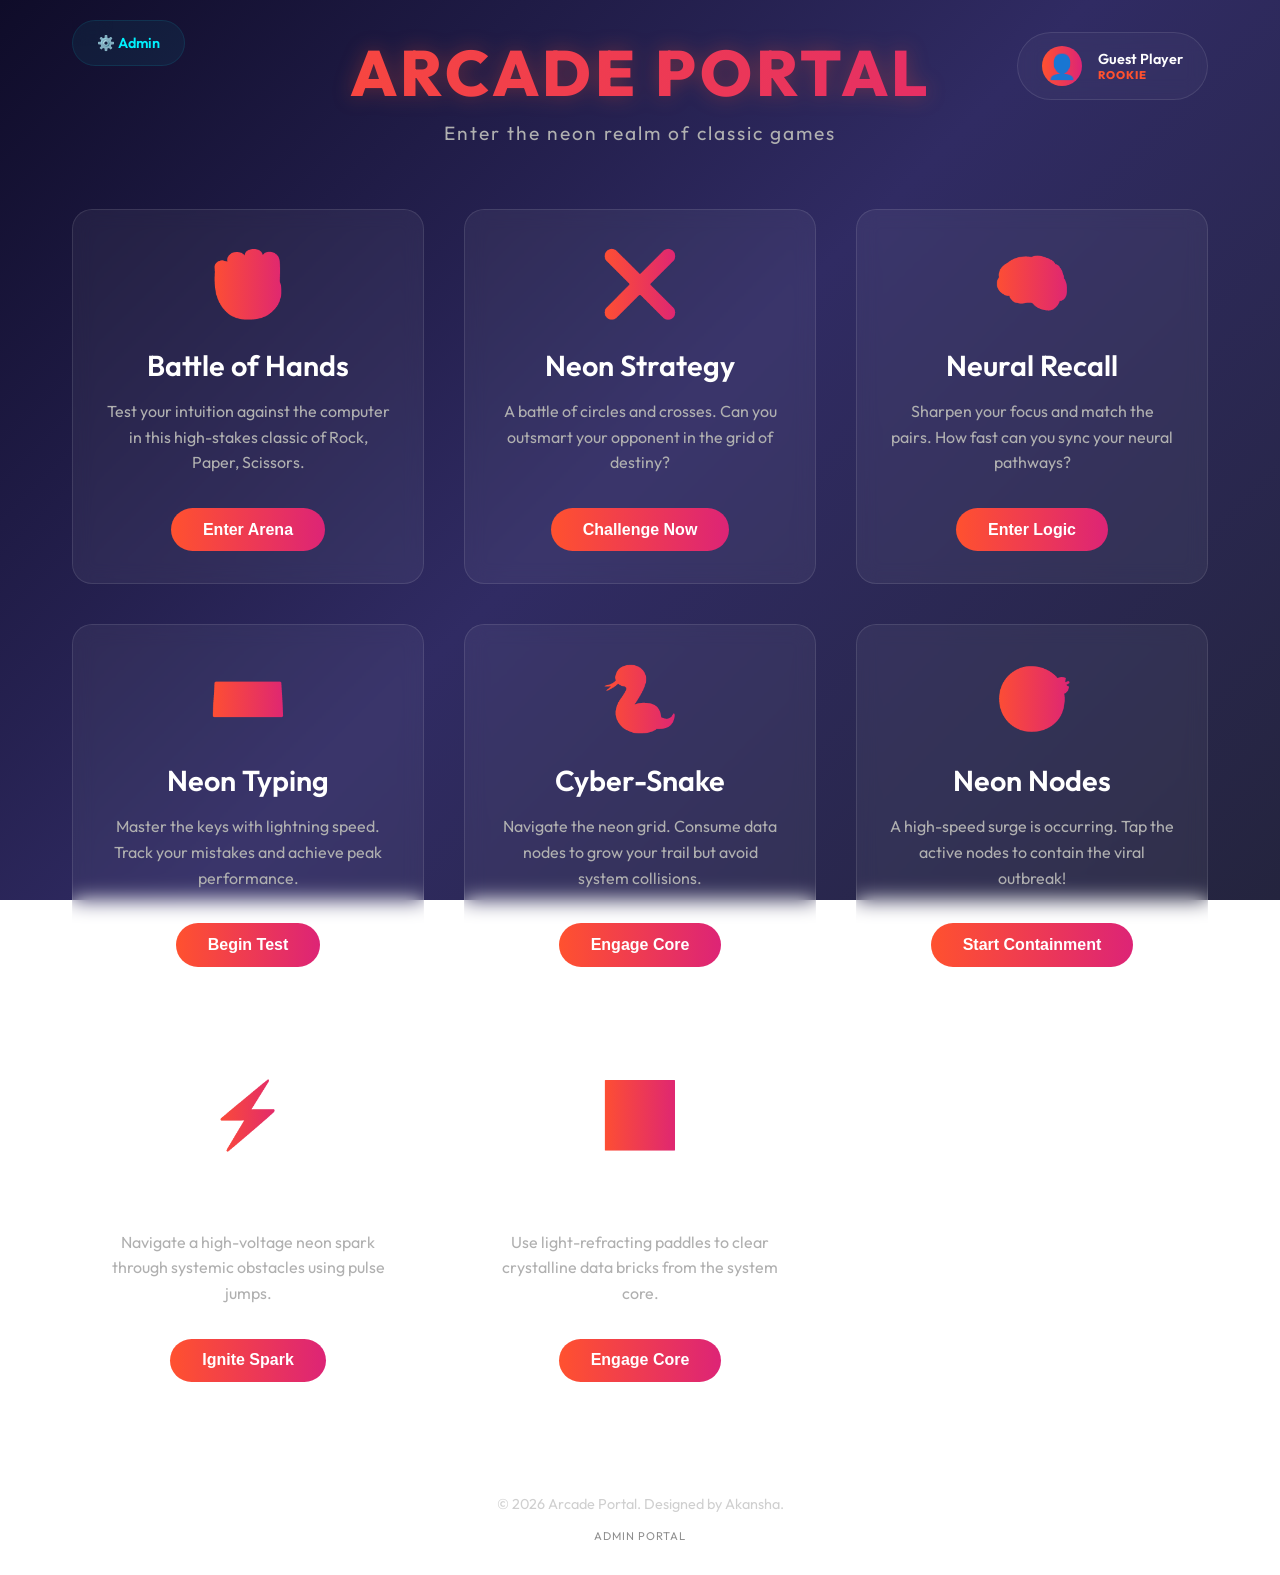
<file: index.html>
<!DOCTYPE html>
<html lang="en">
<head>
    <meta charset="UTF-8">
    <meta name="viewport" content="width=device-width, initial-scale=1.0">
    <title>Arcade Portal | Cyberpunk Games</title>
    <link rel="stylesheet" href="hub-style.css">
    <meta name="description" content="A premium collection of classic arcade games with a modern cyberpunk aesthetic.">
</head>
<body>
    <div class="container">
        <header>
            <div class="admin-access">
                <a href="admin.html" class="admin-btn">⚙️ Admin</a>
            </div>
            <div class="user-bar">
                <a href="profile.html" class="profile-card">
                    <span class="profile-icon">👤</span>
                    <div class="profile-text">
                        <span class="user-name">Guest Player</span>
                        <span class="user-rank" id="hub-rank">Rookie</span>
                    </div>
                </a>
            </div>
            <h1 class="float">Arcade Portal</h1>
            <p class="subtitle">Enter the neon realm of classic games</p>
        </header>

        <main class="game-grid">
            <!-- Rock Paper Scissors -->
            <a href="games/rock-paper-scissors/rockindex.html" class="game-card" id="game-rps">
                <div class="game-icon">✊</div>
                <h2>Battle of Hands</h2>
                <p>Test your intuition against the computer in this high-stakes classic of Rock, Paper, Scissors.</p>
                <button class="btn-play">Enter Arena</button>
            </a>

            <!-- Tic Tac Toe -->
            <a href="games/tic-tac-toe/tictactoeindex.html" class="game-card" id="game-ttt">
                <div class="game-icon">❌</div>
                <h2>Neon Strategy</h2>
                <p>A battle of circles and crosses. Can you outsmart your opponent in the grid of destiny?</p>
                <button class="btn-play">Challenge Now</button>
            </a>

            <!-- Memory Match -->
            <a href="games/memory-match/memory-index.html" class="game-card" id="game-memory">
                <div class="game-icon">🧠</div>
                <h2>Neural Recall</h2>
                <p>Sharpen your focus and match the pairs. How fast can you sync your neural pathways?</p>
                <button class="btn-play">Enter Logic</button>
            </a>

            <!-- Typing Test -->
            <a href="games/typing-test/typing-index.html" class="game-card" id="game-typing">
                <div class="game-icon">⌨️</div>
                <h2>Neon Typing</h2>
                <p>Master the keys with lightning speed. Track your mistakes and achieve peak performance.</p>
                <button class="btn-play">Begin Test</button>
            </a>

            <!-- Cyber Snake -->
            <a href="games/snake/snake-index.html" class="game-card" id="game-snake">
                <div class="game-icon">🐍</div>
                <h2>Cyber-Snake</h2>
                <p>Navigate the neon grid. Consume data nodes to grow your trail but avoid system collisions.</p>
                <button class="btn-play">Engage Core</button>
            </a>

            <!-- Neon Nodes -->
            <a href="games/whack-a-mole/whack-index.html" class="game-card" id="game-whack">
                <div class="game-icon">🎯</div>
                <h2>Neon Nodes</h2>
                <p>A high-speed surge is occurring. Tap the active nodes to contain the viral outbreak!</p>
                <button class="btn-play">Start Containment</button>
            </a>

            <!-- Flappy Neon -->
            <a href="games/flappy-neon/flappy-index.html" class="game-card" id="game-flappy">
                <div class="game-icon">⚡</div>
                <h2>Flappy Neon</h2>
                <p>Navigate a high-voltage neon spark through systemic obstacles using pulse jumps.</p>
                <button class="btn-play">Ignite Spark</button>
            </a>

            <!-- Neon Breakout -->
            <a href="games/breakout/breakout-index.html" class="game-card" id="game-breakout">
                <div class="game-icon">🧱</div>
                <h2>Neon Breakout</h2>
                <p>Use light-refracting paddles to clear crystalline data bricks from the system core.</p>
                <button class="btn-play">Engage Core</button>
            </a>
        </main>

        <footer>
            <p>&copy; 2026 Arcade Portal. Designed by Akansha.</p>
            <a href="admin.html" class="admin-link">Admin Portal</a>
        </footer>
    </div>
    <script>
        document.addEventListener('DOMContentLoaded', () => {
            const stats = JSON.parse(localStorage.getItem('arcade_stats')) || {};
            let totalWins = 0;
            let totalPlays = 0;
            
            if (stats.rockPaperScissors) { totalWins += stats.rockPaperScissors.wins; totalPlays += stats.rockPaperScissors.plays; }
            if (stats.ticTacToe) { totalWins += stats.ticTacToe.wins; totalPlays += stats.ticTacToe.plays; }
            if (stats.memoryMatch) { totalWins += stats.memoryMatch.plays; totalPlays += stats.memoryMatch.plays; }
            if (stats.typingTest) { totalWins += stats.typingTest.plays; totalPlays += stats.typingTest.plays; }
            if (stats.snake) { totalWins += stats.snake.plays; totalPlays += stats.snake.plays; }
            if (stats.whackAMole) { totalWins += stats.whackAMole.plays; totalPlays += stats.whackAMole.plays; }
            if (stats.flappyNeon) { totalWins += stats.flappyNeon.plays; totalPlays += stats.flappyNeon.plays; }
            if (stats.breakout) { totalWins += stats.breakout.plays; totalPlays += stats.breakout.plays; }

            const rankEl = document.getElementById('hub-rank');
            if (totalPlays === 0) rankEl.innerText = "Rookie";
            else if (totalWins > 50) rankEl.innerText = "Overlord";
            else if (totalWins > 20) rankEl.innerText = "Elite";
            else if (totalWins > 5) rankEl.innerText = "Neo-Gamer";
            else rankEl.innerText = "Rising";
        });
    </script>
</body>
</html>
</file>
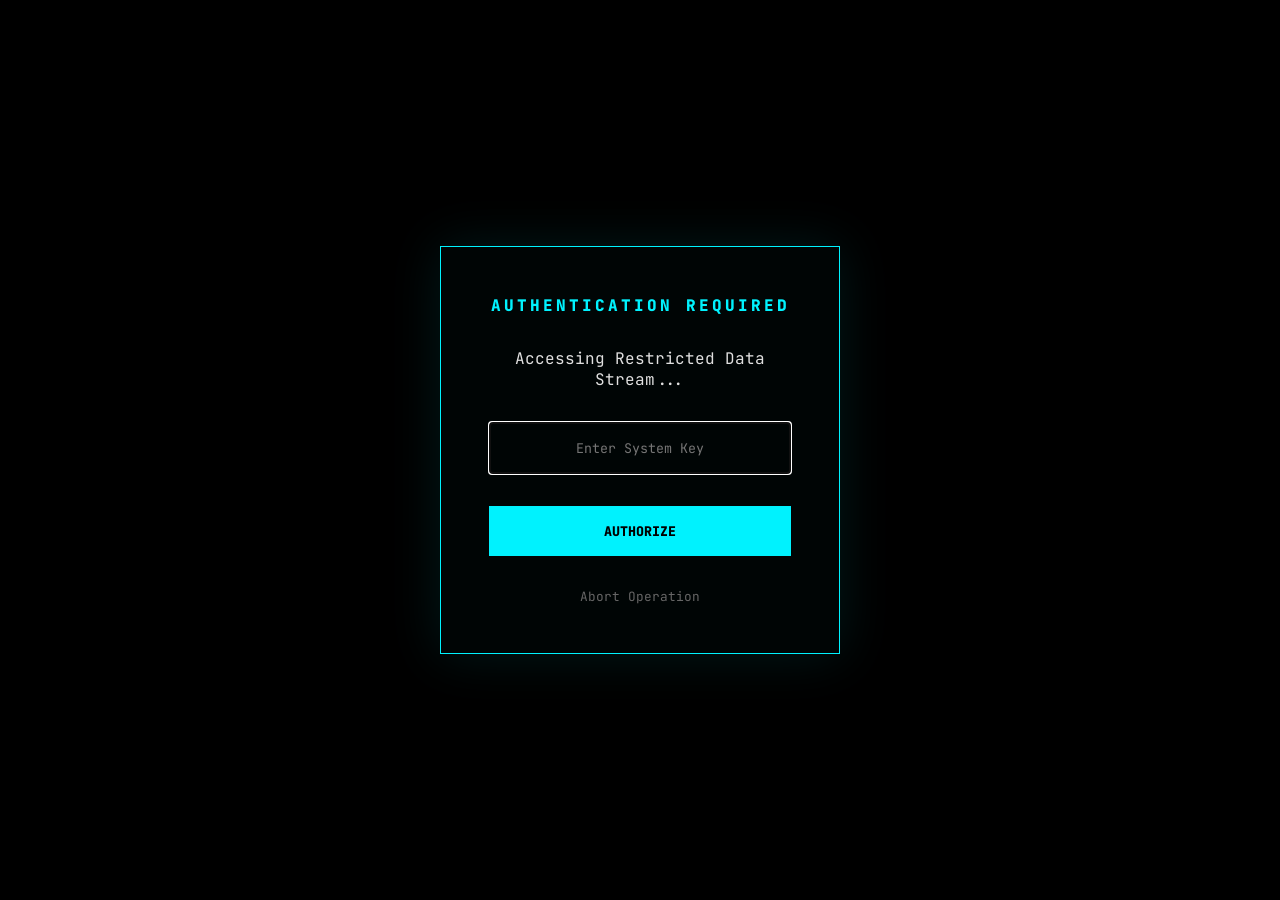
<file: admin.html>
<!DOCTYPE html>
<html lang="en">
<head>
    <meta charset="UTF-8">
    <meta name="viewport" content="width=device-width, initial-scale=1.0">
    <title>Arcade Control Center | Admin Panel</title>
    <link rel="stylesheet" href="admin-style.css">
</head>
<body class="admin-locked">
    <!-- Simulated Login Overlay -->
    <div id="login-overlay" class="login-overlay">
        <div class="login-box">
            <div class="terminal-header">AUTHENTICATION REQUIRED</div>
            <p>Accessing Restricted Data Stream...</p>
            <input type="password" id="admin-pass" placeholder="Enter System Key" autofocus>
            <button id="login-btn" class="cmd-btn">Authorize</button>
            <a href="index.html" class="abort-link">Abort Operation</a>
        </div>
    </div>

    <!-- Main Admin Dashboard -->
    <div class="admin-wrapper hide" id="admin-dashboard">
        <nav class="side-nav">
            <div class="logo">CONTROL PANEL</div>
            <ul>
                <li class="active" data-tab="overview">System Overview</li>
                <li data-tab="feedback">Feedback Registry</li>
                <li data-tab="analytics">Game Analytics</li>
            </ul>
            <a href="index.html" class="back-link">Exit System</a>
        </nav>

        <main class="content-area">
            <!-- TAB: Overview -->
            <section id="tab-overview" class="tab-pane active">
                <div class="pane-header">
                    <h1>System Overview</h1>
                    <div class="system-time" id="clock">00:00:00</div>
                </div>
                
                <div class="metrics-grid">
                    <div class="metric-box">
                        <label>Active Core Modules</label>
                        <span class="value">6 Games</span>
                    </div>
                    <div class="metric-box">
                        <label>Stored Feedback</label>
                        <span class="value" id="count-feedback">0 Items</span>
                    </div>
                    <div class="metric-box">
                        <label>Portal Uptime (Accumulated)</label>
                        <span class="value" id="uptime">0m</span>
                    </div>
                </div>

                <div class="data-table-container">
                    <h3>Recent Feedback Nodes</h3>
                    <table class="data-table">
                        <thead>
                            <tr>
                                <th>Date</th>
                                <th>Content Snip</th>
                                <th>Status</th>
                            </tr>
                        </thead>
                        <tbody id="overview-feedback-list">
                            <!-- Populated via JS -->
                        </tbody>
                    </table>
                </div>
            </section>

            <!-- TAB: Feedback -->
            <section id="tab-feedback" class="tab-pane">
                <div class="pane-header">
                    <h1>Feedback Registry</h1>
                </div>
                <div class="feedback-master-list" id="full-feedback-list">
                    <!-- Cards will be populated here -->
                </div>
            </section>

            <!-- TAB: Game Analytics -->
            <section id="tab-analytics" class="tab-pane">
                <div class="pane-header">
                    <h1>Game Node Analytics</h1>
                </div>
                <div class="analytics-grid" id="analytics-container">
                    <!-- Cards populated via JS -->
                </div>
            </section>
        </main>
    </div>

    <script src="admin-app.js"></script>
</body>
</html>
</file>
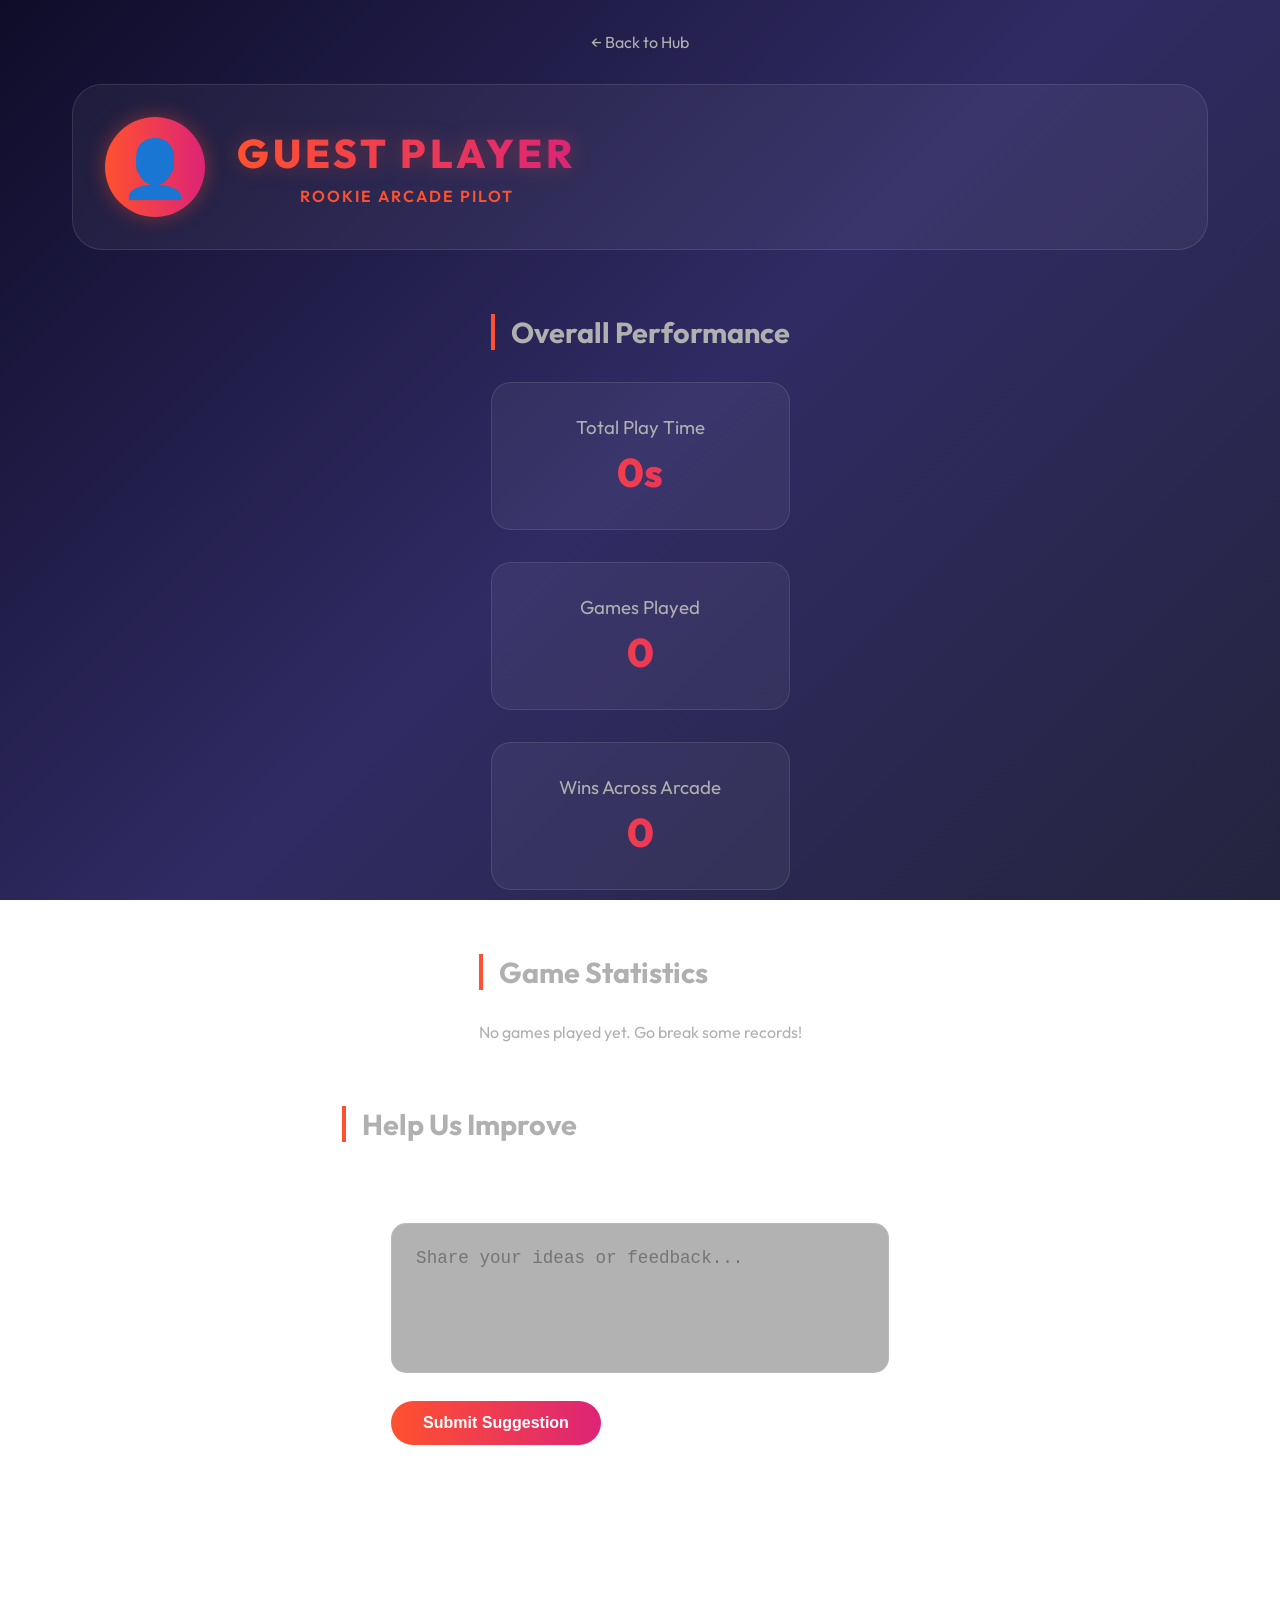
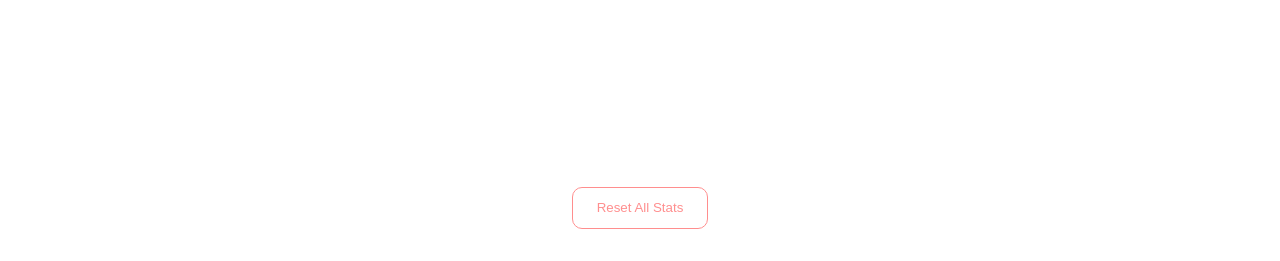
<file: profile.html>
<!DOCTYPE html>
<html lang="en">
<head>
    <meta charset="UTF-8">
    <meta name="viewport" content="width=device-width, initial-scale=1.0">
    <title>User Profile | Arcade Portal</title>
    <link rel="stylesheet" href="profile-style.css">
    <link rel="stylesheet" href="hub-style.css"> <!-- Reusing some shared variables -->
</head>
<body>
    <div class="container">
        <a href="index.html" class="back-link">← Back to Hub</a>
        
        <header class="profile-header">
            <div class="avatar-container">
                <div class="avatar" id="avatar-icon">👤</div>
            </div>
            <div class="user-info">
                <h1 id="user-display-name">Guest Player</h1>
                <p class="rank">Rookie Arcade Pilot</p>
            </div>
        </header>

        <section class="performance-overview">
            <h2>Overall Performance</h2>
            <div class="stats-grid">
                <div class="stat-card">
                    <h3>Total Play Time</h3>
                    <p id="total-time">0m</p>
                </div>
                <div class="stat-card">
                    <h3>Games Played</h3>
                    <p id="total-plays">0</p>
                </div>
                <div class="stat-card">
                    <h3>Wins Across Arcade</h3>
                    <p id="total-wins">0</p>
                </div>
            </div>
        </section>

        <section class="game-breakdown">
            <h2>Game Statistics</h2>
            <div class="breakdown-grid" id="breakdown-container">
                <!-- Data will be populated here -->
            </div>
        </section>

        <section class="suggestions-section">
            <h2>Help Us Improve</h2>
            <div class="suggestion-container">
                <form id="suggestion-form">
                    <textarea id="suggestion-text" placeholder="Share your ideas or feedback..." required></textarea>
                    <button type="submit" class="btn-play">Submit Suggestion</button>
                </form>
                <div class="suggestion-history">
                    <h3>Your Feedback History</h3>
                    <ul id="suggestion-list"></ul>
                </div>
            </div>
        </section>

        <footer>
            <button id="reset-data" class="reset-btn">Reset All Stats</button>
        </footer>
    </div>

    <script src="profile-app.js"></script>
</body>
</html>
</file>
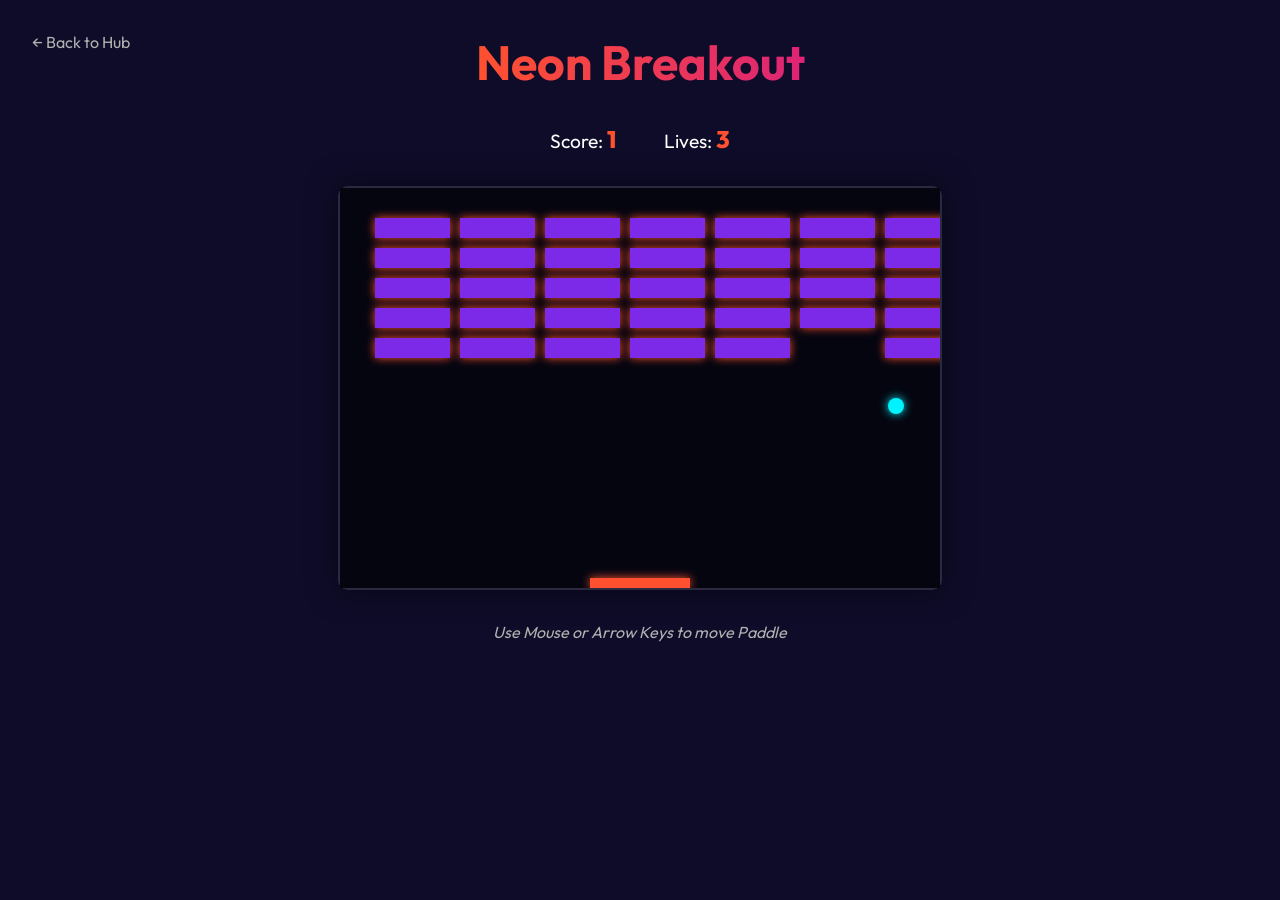
<file: games/breakout/breakout-index.html>
<!DOCTYPE html>
<html lang="en">
<head>
    <meta charset="UTF-8">
    <meta name="viewport" content="width=device-width, initial-scale=1.0">
    <title>Neon Breakout | Arcade Portal</title>
    <link rel="stylesheet" href="breakout-style.css">
</head>
<body>
    <a href="../../index.html" class="back-btn">← Back to Hub</a>
    
    <h1>Neon Breakout</h1>
    
    <div class="stats">
        <div class="stat">Score: <span id="score">0</span></div>
        <div class="stat">Lives: <span id="lives">3</span></div>
    </div>

    <div class="game-area">
        <canvas id="breakoutCanvas" width="600" height="400"></canvas>
    </div>

    <div id="game-over" class="overlay hide">
        <div class="modal">
            <h2 id="end-title">Game Over</h2>
            <p>Score: <span id="final-score">0</span></p>
            <button id="restart-btn" class="start-btn">Reset Core</button>
        </div>
    </div>

    <div class="controls-hint">
        Use Mouse or Arrow Keys to move Paddle
    </div>

    <script src="breakout-app.js"></script>
</body>
</html>
</file>
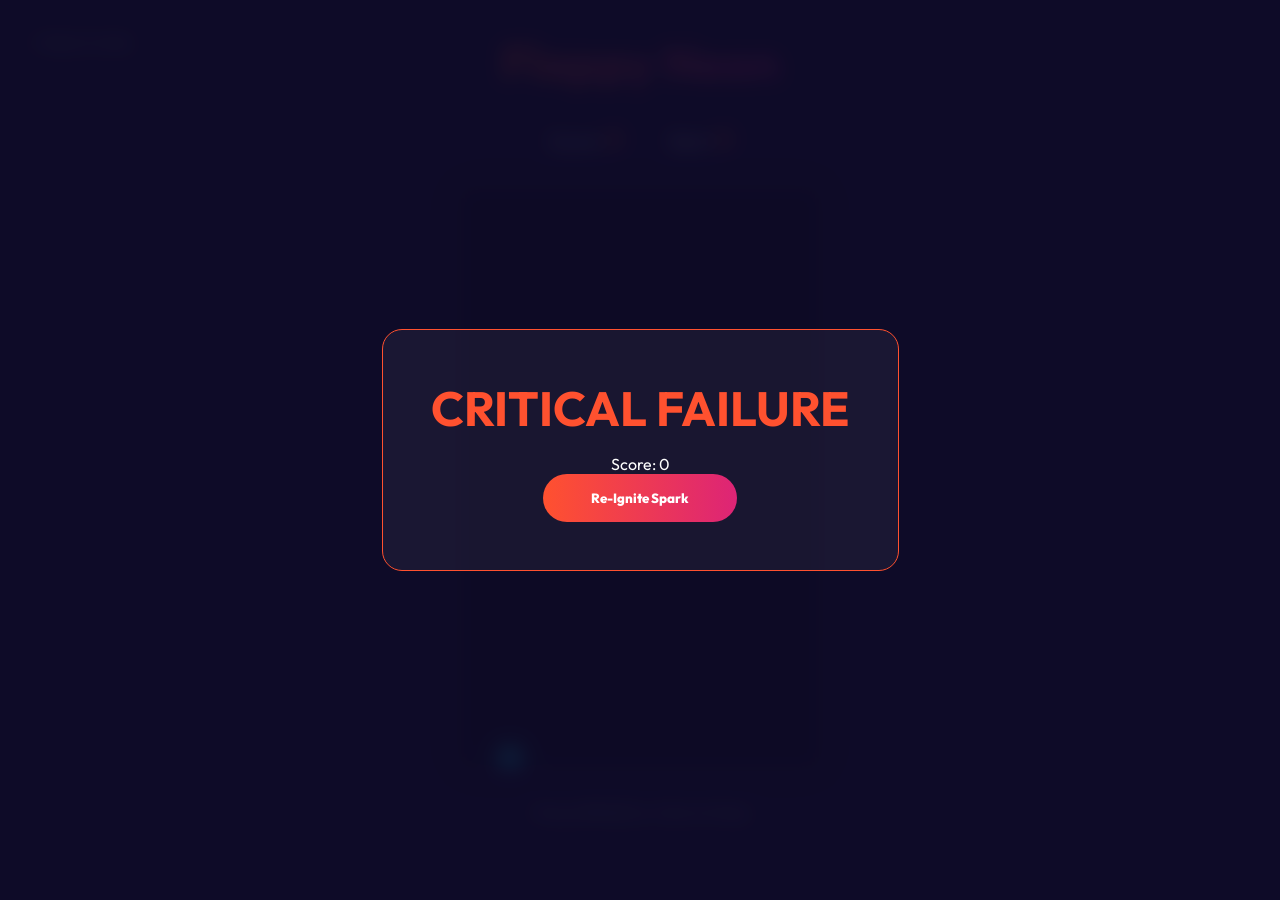
<file: games/flappy-neon/flappy-index.html>
<!DOCTYPE html>
<html lang="en">
<head>
    <meta charset="UTF-8">
    <meta name="viewport" content="width=device-width, initial-scale=1.0">
    <title>Flappy Neon | Arcade Portal</title>
    <link rel="stylesheet" href="flappy-style.css">
</head>
<body>
    <a href="../../index.html" class="back-btn">← Back to Hub</a>
    
    <h1>Flappy Neon</h1>
    
    <div class="stats">
        <div class="stat">Score: <span id="score">0</span></div>
        <div class="stat">Best: <span id="high-score">0</span></div>
    </div>

    <div class="game-area">
        <canvas id="flappyCanvas" width="360" height="580"></canvas>
    </div>

    <div id="game-over" class="overlay hide">
        <div class="modal">
            <h2>Critical Failure</h2>
            <p>Score: <span id="final-score">0</span></p>
            <button id="restart-btn" class="start-btn">Re-Ignite Spark</button>
        </div>
    </div>

    <div class="controls-hint">
        Press [SPACE] or Click to Pulse
    </div>

    <script src="flappy-app.js"></script>
</body>
</html>
</file>
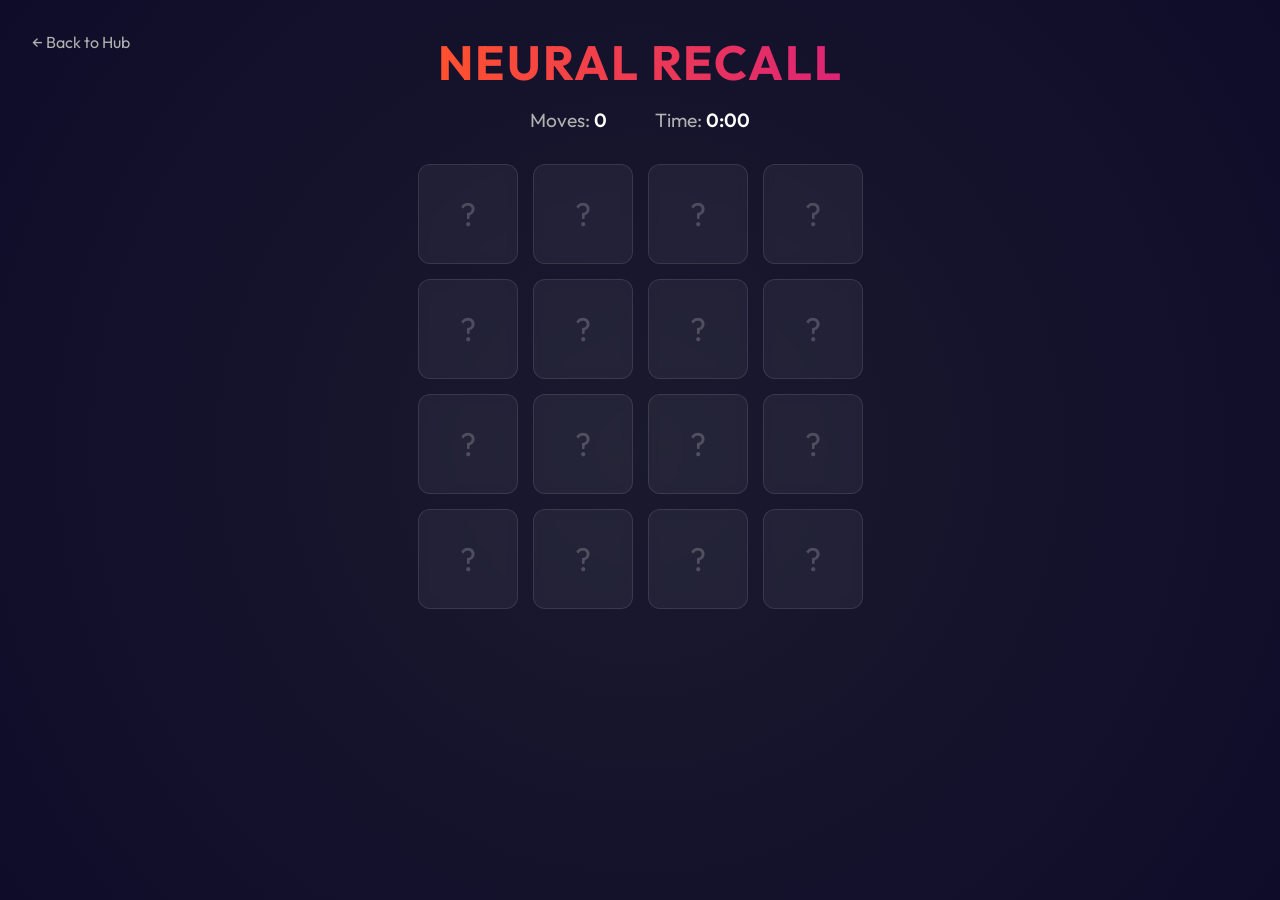
<file: games/memory-match/memory-index.html>
<!DOCTYPE html>
<html lang="en">
<head>
    <meta charset="UTF-8">
    <meta name="viewport" content="width=device-width, initial-scale=1.0">
    <title>Memory Match | Arcade Portal</title>
    <link rel="stylesheet" href="memory-style.css">
</head>
<body>
    <a href="../../index.html" class="back-btn">← Back to Hub</a>
    
    <h1>Neural Recall</h1>
    
    <div class="stats">
        <div class="stat">Moves: <span id="moves">0</span></div>
        <div class="stat">Time: <span id="timer">0:00</span></div>
    </div>

    <div class="memory-grid" id="grid">
        <!-- Cards will be generated here -->
    </div>

    <div class="msg-container hide" id="win-msg">
        <p id="msg">Neural Sync Complete!</p>
        <p id="final-stats"></p>
        <button id="new-btn">Recalibrate</button>
    </div>

    <script src="memory-app.js"></script>
</body>
</html>
</file>
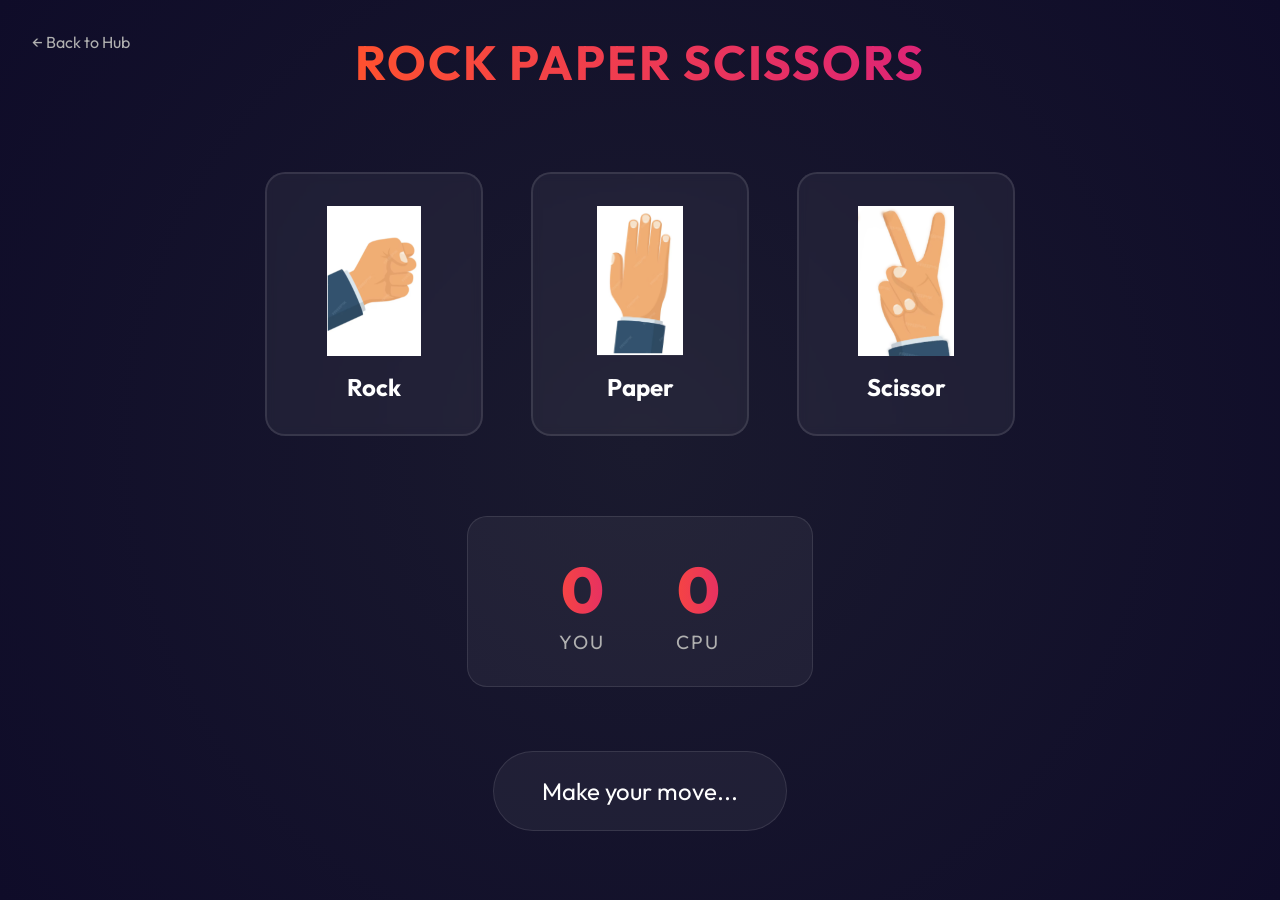
<file: games/rock-paper-scissors/rockindex.html>
<!DOCTYPE html>
<html lang="en">
  <head>
    <meta charset="UTF-8" />
    <meta name="viewport" content="width=device-width, initial-scale=1.0" />
    <title>Rock Paper Scissors | Arcade Portal</title>
    <link rel="stylesheet" href="rockstyle.css" />
  </head>
  <body>
    <a href="../../index.html" class="back-btn">← Back to Hub</a>
    
    <h1>Rock Paper Scissors</h1>
    
    <div class="choices">
      <div class="choice" id="rock">
        <img src="rock.png" alt="Rock" />
        <h2>Rock</h2>
      </div>
      <div class="choice" id="paper">
        <img src="paper.png" alt="Paper" />
        <h2>Paper</h2>
      </div>
      <div class="choice" id="scissor">
        <img src="scissor.png" alt="Scissor" />
        <h2>Scissor</h2>
      </div>
    </div>

    <div class="score-board">
      <div class="score">
        <p id="user-score">0</p>
        <p>You</p>
      </div>
      <div class="score">
        <p id="comp-score">0</p>
        <p>CPU</p>
      </div>
    </div>

    <div class="msg-container">
      <p id="msg">Make your move...</p>
    </div>

    <script src="rockapp.js"></script>
  </body>
</html>
</file>
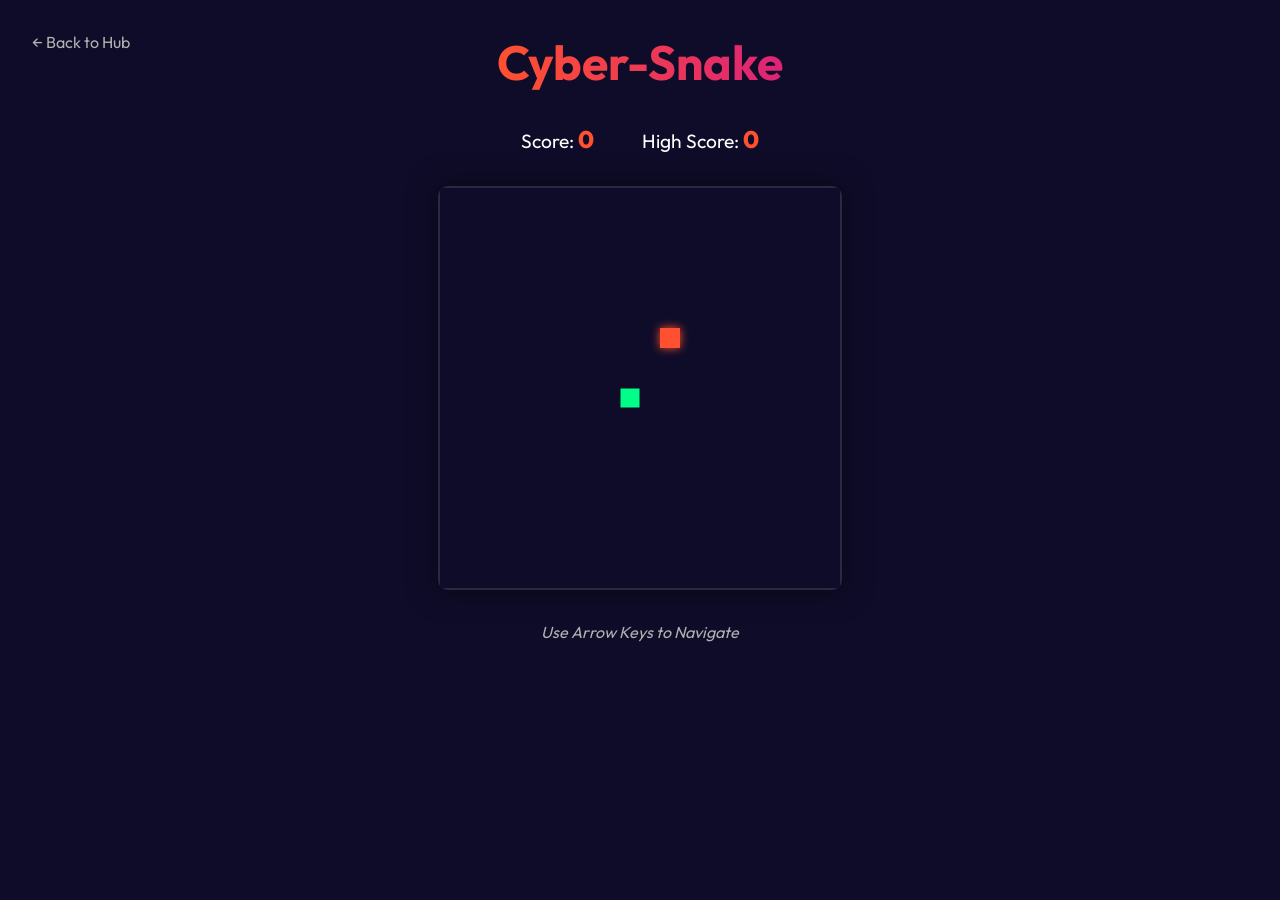
<file: games/snake/snake-index.html>
<!DOCTYPE html>
<html lang="en">
<head>
    <meta charset="UTF-8">
    <meta name="viewport" content="width=device-width, initial-scale=1.0">
    <title>Cyber-Snake | Arcade Portal</title>
    <link rel="stylesheet" href="snake-style.css">
</head>
<body>
    <a href="../../index.html" class="back-btn">← Back to Hub</a>
    
    <h1>Cyber-Snake</h1>
    
    <div class="stats">
        <div class="stat">Score: <span id="score">0</span></div>
        <div class="stat">High Score: <span id="high-score">0</span></div>
    </div>

    <div class="game-area">
        <canvas id="snakeGame" width="400" height="400"></canvas>
    </div>

    <div id="game-over" class="overlay hide">
        <div class="modal">
            <h2>System Crash</h2>
            <p>Score: <span id="final-score">0</span></p>
            <button id="restart-btn" class="start-btn">Re-initialize</button>
        </div>
    </div>

    <div class="controls-hint">
        Use Arrow Keys to Navigate
    </div>

    <script src="snake-app.js"></script>
</body>
</html>
</file>
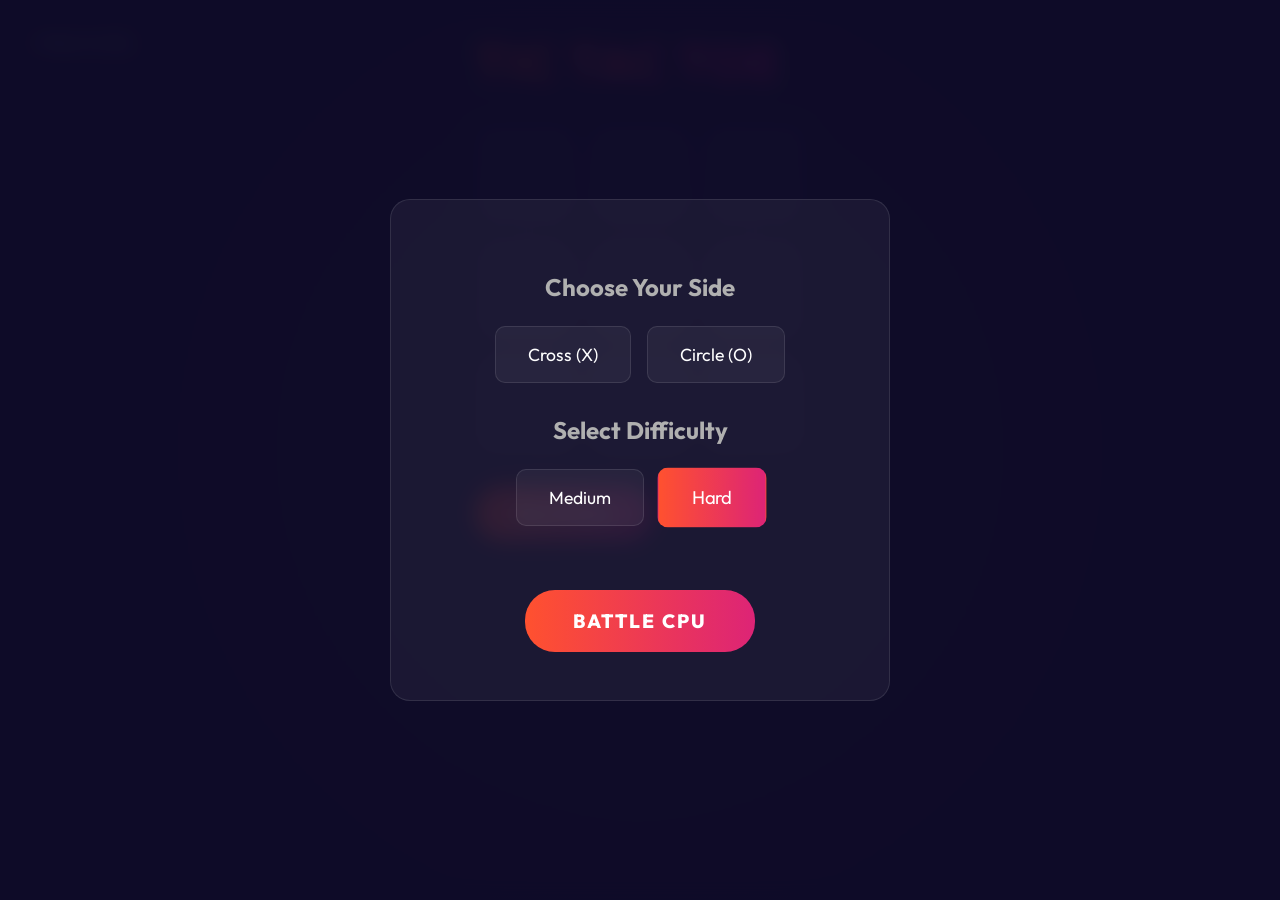
<file: games/tic-tac-toe/tictactoeindex.html>
<!DOCTYPE html>
<html lang="en">
  <head>
    <meta charset="UTF-8" />
    <meta name="viewport" content="width=device-width, initial-scale=1.0" />
    <title>Tic-Tac-Toe | Arcade Portal</title>
    <link rel="stylesheet" href="tictactoe.css" />
  </head>
  <body>
    <!-- Selection Overlay -->
    <div id="selection-overlay" class="overlay">
      <div class="selection-card">
        <h2>Choose Your Side</h2>
        <div class="choice-group">
          <button id="choose-x" class="choice-btn">Cross (X)</button>
          <button id="choose-o" class="choice-btn">Circle (O)</button>
        </div>
        <h2>Select Difficulty</h2>
        <div class="choice-group">
          <button id="diff-medium" class="choice-btn diff-btn">Medium</button>
          <button id="diff-hard" class="choice-btn diff-btn active">Hard</button>
        </div>
        <button id="start-game" class="start-btn">Battle CPU</button>
      </div>
    </div>

    <a href="../../index.html" class="back-btn">← Back to Hub</a>
    
    <div class="msg-container hide">
      <p id="msg">Winner</p>
      <button id="new-btn">New Game</button>
    </div>
    
    <main class="game-container blur">
      <h1>Tic Tac Toe</h1>
      <div class="container">
        <div class="game">
          <button class="box"></button>
          <button class="box"></button>
          <button class="box"></button>
          <button class="box"></button>
          <button class="box"></button>
          <button class="box"></button>
          <button class="box"></button>
          <button class="box"></button>
          <button class="box"></button>
        </div>
      </div>
      <button id="reset-btn">Reset Game</button>
    </main>
    <script src="tictactoe.js"></script>
  </body>
</html>
</file>
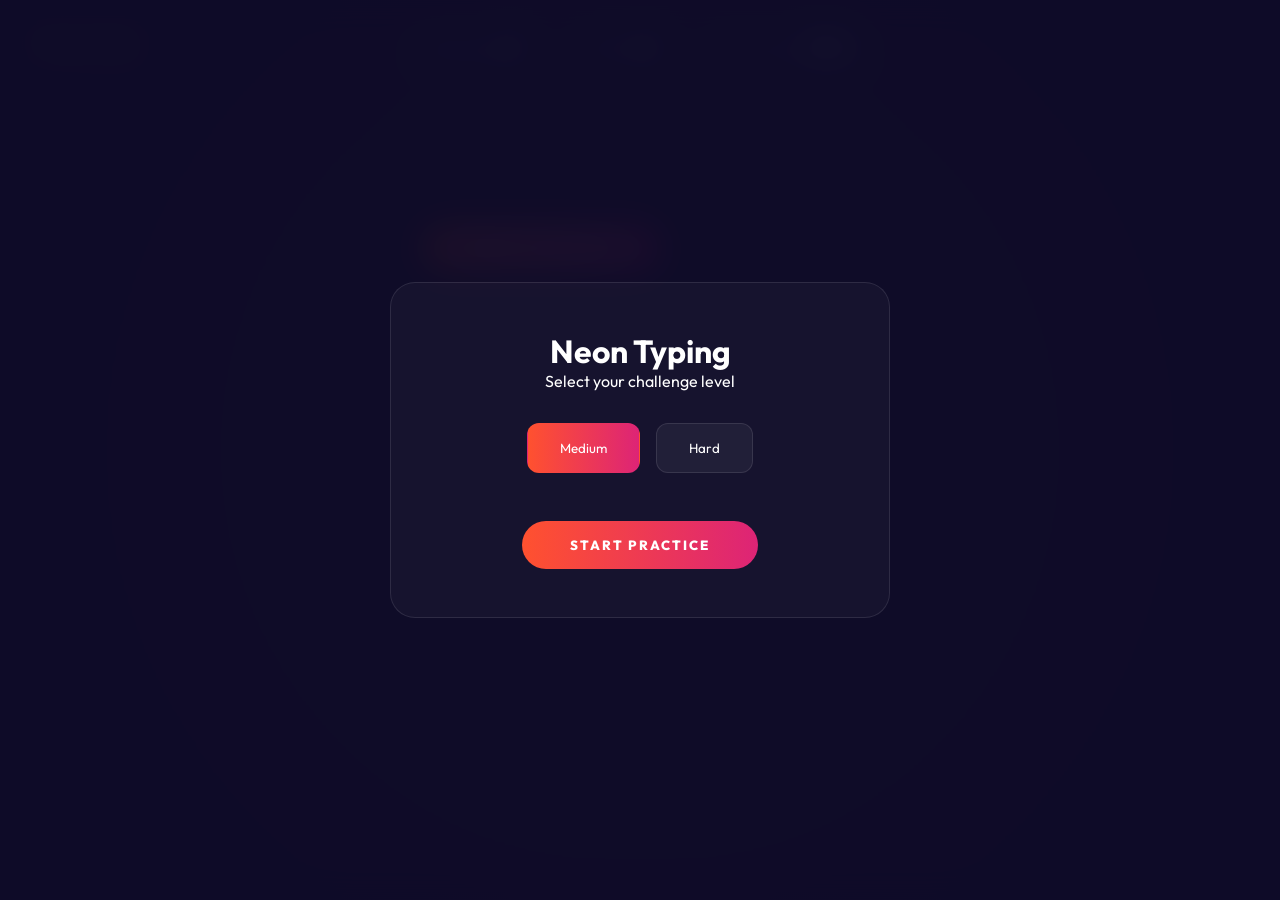
<file: games/typing-test/typing-index.html>
<!DOCTYPE html>
<html lang="en">
<head>
    <meta charset="UTF-8">
    <meta name="viewport" content="width=device-width, initial-scale=1.0">
    <title>Neon Typing | Arcade Portal</title>
    <link rel="stylesheet" href="typing-style.css">
</head>
<body>
    <div id="selection-overlay" class="overlay">
        <div class="selection-card">
            <h1>Neon Typing</h1>
            <p>Select your challenge level</p>
            <div class="choice-group">
                <button id="diff-medium" class="choice-btn active">Medium</button>
                <button id="diff-hard" class="choice-btn">Hard</button>
            </div>
            <button id="start-game" class="start-btn">Start Practice</button>
        </div>
    </div>

    <a href="../../index.html" class="back-btn">← Back to Hub</a>
    
    <main class="game-container blur">
        <div class="stats-bar">
            <div class="stat">Mistakes: <span id="mistakes">0</span></div>
            <div class="stat">WPM: <span id="wpm">0</span></div>
            <div class="stat">Accuracy: <span id="accuracy">100</span>%</div>
        </div>

        <div class="typing-area">
            <div id="text-display" class="text-display"></div>
            <textarea id="typing-input" class="typing-input" spellcheck="false" autofocus></textarea>
        </div>

        <button id="restart-btn" class="restart-btn">New Paragraph</button>
    </main>

    <div id="results-modal" class="modal hide">
        <div class="modal-content">
            <h2>Practice Complete!</h2>
            <div class="final-stats">
              <p>Total Mistakes: <span id="final-mistakes">0</span></p>
              <p>Words Per Minute: <span id="final-wpm">0</span></p>
              <p>Accuracy: <span id="final-accuracy">0</span>%</p>
            </div>
            <button id="modal-close" class="start-btn">Try Again</button>
        </div>
    </div>

    <script src="typing-app.js"></script>
</body>
</html>
</file>
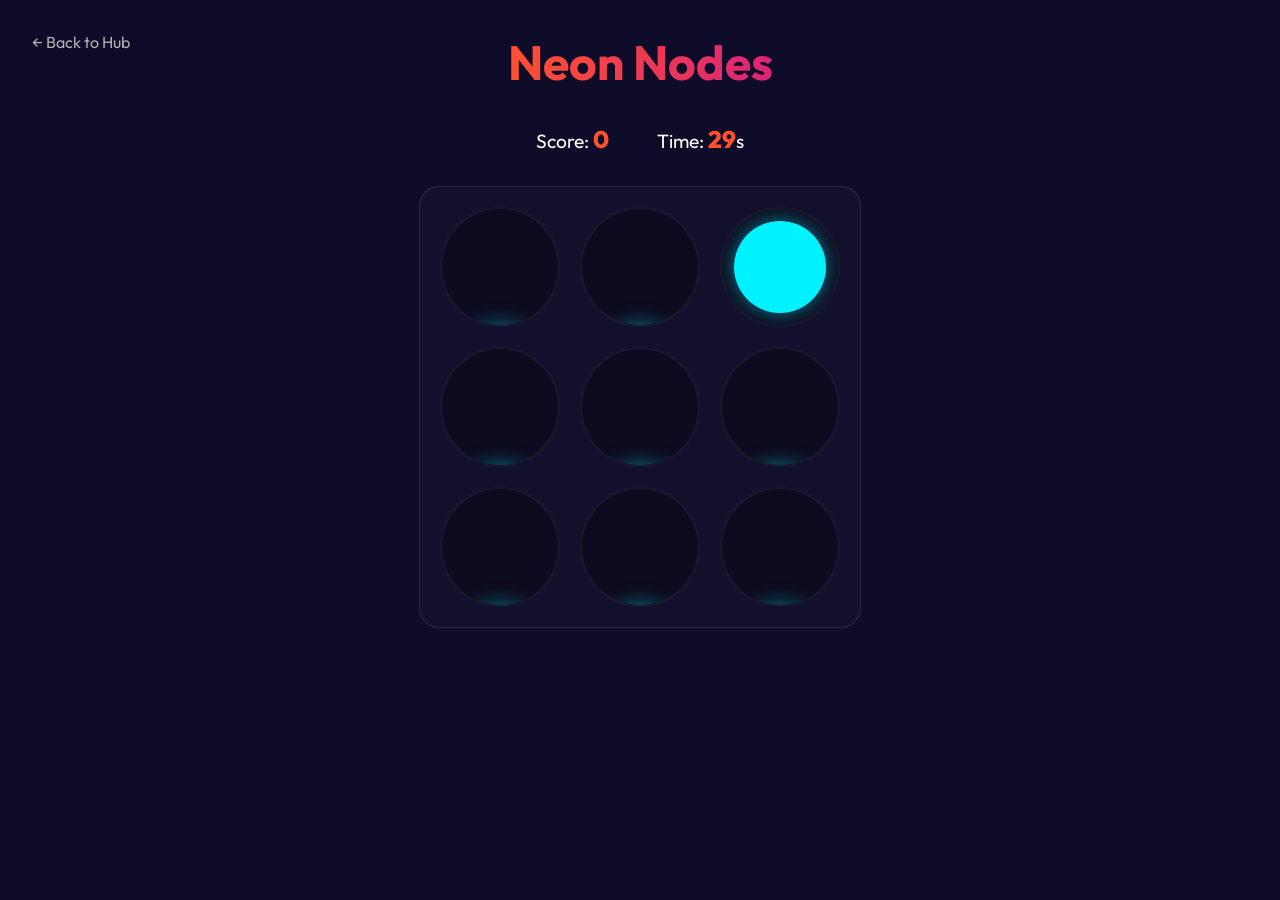
<file: games/whack-a-mole/whack-index.html>
<!DOCTYPE html>
<html lang="en">
<head>
    <meta charset="UTF-8">
    <meta name="viewport" content="width=device-width, initial-scale=1.0">
    <title>Neon Nodes | Arcade Portal</title>
    <link rel="stylesheet" href="whack-style.css">
</head>
<body>
    <a href="../../index.html" class="back-btn">← Back to Hub</a>
    
    <h1>Neon Nodes</h1>
    
    <div class="stats">
        <div class="stat">Score: <span id="score">0</span></div>
        <div class="stat">Time: <span id="time-left">30</span>s</div>
    </div>

    <div class="grid">
        <div class="hole"><div class="node"></div></div>
        <div class="hole"><div class="node"></div></div>
        <div class="hole"><div class="node"></div></div>
        <div class="hole"><div class="node"></div></div>
        <div class="hole"><div class="node"></div></div>
        <div class="hole"><div class="node"></div></div>
        <div class="hole"><div class="node"></div></div>
        <div class="hole"><div class="node"></div></div>
        <div class="hole"><div class="node"></div></div>
    </div>

    <div id="game-over" class="overlay hide">
        <div class="modal">
            <h2>Surge Contained</h2>
            <p>Score: <span id="final-score">0</span></p>
            <button id="restart-btn" class="start-btn">Reset Grid</button>
        </div>
    </div>

    <script src="whack-app.js"></script>
</body>
</html>
</file>
<file: hub-style.css>
@import url('https://fonts.googleapis.com/css2?family=Outfit:wght@300;400;600;800&display=swap');

:root {
    --bg-dark: #0f0c29;
    --bg-gradient: linear-gradient(135deg, #0f0c29, #302b63, #24243e);
    --accent-primary: #FF512F;
    --accent-secondary: #DD2476;
    --accent-gradient: linear-gradient(to right, #FF512F, #DD2476);
    --text-main: #ffffff;
    --text-muted: #b0b0b0;
    --glass-bg: rgba(255, 255, 255, 0.05);
    --glass-border: rgba(255, 255, 255, 0.1);
    --neon-shadow: 0 0 15px rgba(255, 81, 47, 0.5);
}

* {
    margin: 0;
    padding: 0;
    box-sizing: border-box;
}

body {
    font-family: 'Outfit', sans-serif;
    background: var(--bg-gradient);
    background-attachment: fixed;
    color: var(--text-main);
    min-height: 100vh;
    overflow-x: hidden;
}

.container {
    max-width: 1200px;
    margin: 0 auto;
    padding: 2rem;
    display: flex;
    flex-direction: column;
    align-items: center;
}

header {
    text-align: center;
    margin-bottom: 4rem;
    animation: fadeInDown 1s ease-out;
    position: relative;
    width: 100%;
}

.admin-access {
    position: absolute;
    top: 0;
    left: 0;
    z-index: 100;
}

.admin-btn {
    text-decoration: none;
    color: #00f2fe;
    font-weight: 600;
    padding: 0.8rem 1.5rem;
    background: rgba(0, 242, 254, 0.05);
    border: 1px solid rgba(0, 242, 254, 0.1);
    border-radius: 40px;
    font-size: 0.9rem;
    transition: all 0.3s;
    backdrop-filter: blur(10px);
}

.admin-btn:hover {
    background: rgba(0, 242, 254, 0.1);
    box-shadow: 0 0 15px rgba(0, 242, 254, 0.3);
    border-color: #00f2fe;
    transform: translateY(-2px);
}

.user-bar {
    position: absolute;
    top: 0;
    right: 0;
    z-index: 100;
}

.profile-card {
    display: flex;
    align-items: center;
    gap: 1rem;
    padding: 0.8rem 1.5rem;
    background: rgba(255, 255, 255, 0.03);
    border: 1px solid rgba(255, 255, 255, 0.1);
    border-radius: 40px;
    text-decoration: none;
    color: white;
    transition: all 0.4s;
    backdrop-filter: blur(10px);
}

.profile-card:hover {
    background: rgba(255, 255, 255, 0.08);
    border-color: var(--accent-primary);
    box-shadow: 0 0 20px rgba(255, 81, 47, 0.4);
    transform: translateY(-2px);
}

.profile-icon {
    font-size: 1.5rem;
    width: 40px;
    height: 40px;
    background: var(--accent-gradient);
    border-radius: 50%;
    display: flex;
    justify-content: center;
    align-items: center;
}

.profile-text {
    display: flex;
    flex-direction: column;
    align-items: flex-start;
}

.user-name {
    font-size: 0.9rem;
    font-weight: 600;
}

.user-rank {
    font-size: 0.7rem;
    color: var(--accent-primary);
    text-transform: uppercase;
    font-weight: 800;
    letter-spacing: 1px;
}

h1 {
    font-size: 4rem;
    font-weight: 800;
    text-transform: uppercase;
    letter-spacing: 4px;
    background: var(--accent-gradient);
    -webkit-background-clip: text;
    -webkit-text-fill-color: transparent;
    margin-bottom: 0.5rem;
    filter: drop-shadow(0 0 10px rgba(255, 81, 47, 0.3));
}

.subtitle {
    color: var(--text-muted);
    font-size: 1.2rem;
    letter-spacing: 2px;
}

.game-grid {
    display: grid;
    grid-template-columns: repeat(auto-fit, minmax(300px, 1fr));
    gap: 2.5rem;
    width: 100%;
}

.game-card {
    background: var(--glass-bg);
    backdrop-filter: blur(10px);
    border: 1px solid var(--glass-border);
    border-radius: 20px;
    padding: 2rem;
    text-decoration: none;
    color: inherit;
    transition: all 0.4s cubic-bezier(0.175, 0.885, 0.32, 1.275);
    display: flex;
    flex-direction: column;
    align-items: center;
    text-align: center;
    position: relative;
    overflow: hidden;
    animation: fadeInUp 0.8s ease-out both;
}

.game-card:nth-child(1) { animation-delay: 0.2s; }
.game-card:nth-child(2) { animation-delay: 0.4s; }
.game-card:nth-child(3) { animation-delay: 0.6s; }
.game-card:nth-child(4) { animation-delay: 0.8s; }
.game-card:nth-child(5) { animation-delay: 1.0s; }
.game-card:nth-child(6) { animation-delay: 1.2s; }
.game-card:nth-child(7) { animation-delay: 1.4s; }
.game-card:nth-child(8) { animation-delay: 1.6s; }

.game-card::before {
    content: '';
    position: absolute;
    top: -50%;
    left: -50%;
    width: 200%;
    height: 200%;
    background: radial-gradient(circle, rgba(255, 81, 47, 0.1) 0%, transparent 70%);
    opacity: 0;
    transition: opacity 0.4s;
}

.game-card:hover {
    transform: translateY(-15px) scale(1.02);
    border-color: var(--accent-primary);
    box-shadow: 0 20px 40px rgba(0, 0, 0, 0.4), var(--neon-shadow);
}

.game-card:hover::before {
    opacity: 1;
}

.game-icon {
    font-size: 4rem;
    margin-bottom: 1.5rem;
    background: var(--accent-gradient);
    -webkit-background-clip: text;
    -webkit-text-fill-color: transparent;
}

.game-card h2 {
    font-size: 1.8rem;
    margin-bottom: 1rem;
    font-weight: 600;
}

.game-card p {
    color: var(--text-muted);
    line-height: 1.6;
    margin-bottom: 2rem;
}

.btn-play {
    padding: 0.8rem 2rem;
    background: var(--accent-gradient);
    border: none;
    border-radius: 30px;
    color: white;
    font-weight: 600;
    font-size: 1rem;
    cursor: pointer;
    transition: transform 0.3s;
}

.game-card:hover .btn-play {
    transform: scale(1.1);
}

@keyframes fadeInDown {
    from {
        opacity: 0;
        transform: translateY(-30px);
    }
    to {
        opacity: 1;
        transform: translateY(0);
    }
}

@keyframes fadeInUp {
    from {
        opacity: 0;
        transform: translateY(40px);
    }
    to {
        opacity: 1;
        transform: translateY(0);
    }
}

/* Floating animation */
.float {
    animation: floating 3s ease-in-out infinite;
}

@keyframes floating {
    0% { transform: translateY(0px); }
    50% { transform: translateY(-10px); }
    100% { transform: translateY(0px); }
}

footer {
    margin-top: 5rem;
    color: var(--text-muted);
    font-size: 0.9rem;
    opacity: 0.6;
    display: flex;
    flex-direction: column;
    align-items: center;
    gap: 1rem;
}

.admin-link {
    text-decoration: none;
    color: #444;
    font-size: 0.7rem;
    text-transform: uppercase;
    letter-spacing: 1px;
    transition: color 0.3s;
}

.admin-link:hover {
    color: var(--accent-primary);
}
</file>
<file: admin-style.css>
@import url('https://fonts.googleapis.com/css2?family=JetBrains+Mono:wght@400;700&family=Outfit:wght@300;400;600;800&display=swap');

:root {
    --admin-bg: #050510;
    --admin-accent: #00f2fe;
    --admin-warning: #ffb400;
    --admin-danger: #ff4444;
    --admin-border: rgba(0, 242, 254, 0.1);
    --glass: rgba(255, 255, 255, 0.02);
}

* {
    margin: 0;
    padding: 0;
    box-sizing: border-box;
    font-family: 'JetBrains Mono', monospace;
}

body {
    background: var(--admin-bg);
    color: #e0e0e0;
    min-height: 100vh;
    overflow-x: hidden;
}

/* Authentication Overlay */
.login-overlay {
    position: fixed;
    top: 0;
    left: 0;
    width: 100%;
    height: 100%;
    background: #000;
    display: flex;
    justify-content: center;
    align-items: center;
    z-index: 3000;
    animation: scanline 0.5s infinite;
}

.login-box {
    width: 400px;
    padding: 3rem;
    border: 1px solid var(--admin-accent);
    background: rgba(0, 242, 254, 0.02);
    text-align: center;
    box-shadow: 0 0 50px rgba(0, 242, 254, 0.1);
}

.terminal-header {
    font-weight: 800;
    color: var(--admin-accent);
    letter-spacing: 3px;
    margin-bottom: 2rem;
}

#admin-pass {
    width: 100%;
    background: transparent;
    border: 1px solid var(--admin-border);
    padding: 1rem;
    color: var(--admin-accent);
    margin: 2rem 0;
    text-align: center;
}

.cmd-btn {
    width: 100%;
    padding: 1rem;
    background: var(--admin-accent);
    border: none;
    color: #000;
    font-weight: 800;
    cursor: pointer;
    text-transform: uppercase;
}

.abort-link {
    display: block;
    margin-top: 2rem;
    color: #666;
    text-decoration: none;
    font-size: 0.8rem;
}

/* Admin Wrapper */
.admin-wrapper {
    display: grid;
    grid-template-columns: 280px 1fr;
    min-height: 100vh;
}

.side-nav {
    background: rgba(0, 0, 0, 0.3);
    border-right: 1px solid var(--admin-border);
    padding: 2rem;
    display: flex;
    flex-direction: column;
}

.logo {
    font-size: 1.2rem;
    font-weight: 800;
    color: var(--admin-accent);
    margin-bottom: 4rem;
    letter-spacing: 2px;
}

.side-nav ul { list-style: none; flex-grow: 1; }
.side-nav li {
    padding: 1rem;
    margin-bottom: 0.5rem;
    cursor: pointer;
    color: #888;
    transition: all 0.3s;
}

.side-nav li:hover, .side-nav li.active {
    color: var(--admin-accent);
    background: rgba(0, 242, 254, 0.05);
    border-left: 3px solid var(--admin-accent);
}

.back-link {
    color: var(--admin-danger);
    text-decoration: none;
    padding-top: 2rem;
    border-top: 1px solid var(--admin-border);
}

/* Content Area */
.content-area { padding: 3rem; }

.pane-header {
    display: flex;
    justify-content: space-between;
    align-items: center;
    margin-bottom: 3rem;
    border-bottom: 1px solid var(--admin-border);
    padding-bottom: 1.5rem;
}

h1 { font-size: 2rem; color: #fff; font-family: 'Outfit'; }

.metrics-grid {
    display: grid;
    grid-template-columns: repeat(auto-fit, minmax(200px, 1fr));
    gap: 2rem;
    margin-bottom: 4rem;
}

.metric-box {
    background: var(--glass);
    padding: 2rem;
    border: 1px solid var(--admin-border);
}

.metric-box label { display: block; color: #666; font-size: 0.8rem; margin-bottom: 1rem; }
.metric-box .value { font-size: 1.8rem; font-weight: 800; color: var(--admin-accent); }

/* Tables */
.data-table-container { margin-top: 4rem; }
.data-table {
    width: 100%;
    margin-top: 1rem;
    border-collapse: collapse;
}

.data-table th { text-align: left; color: #666; padding: 1rem; border-bottom: 1px solid var(--admin-border); }
.data-table td { padding: 1.5rem 1rem; border-bottom: 1px solid rgba(255,255,255,0.05); }

/* Feedback Cards */
.feedback-master-list { display: grid; gap: 1.5rem; }
.feedback-card {
    background: var(--glass);
    padding: 2rem;
    border: 1px solid var(--admin-border);
    position: relative;
}

.feedback-card .date { color: #666; font-size: 0.8rem; }
.feedback-card .msg { margin-top: 1rem; line-height: 1.6; }
.feedback-card .actions { margin-top: 2rem; display: flex; gap: 1rem; }

.remove-btn {
    background: transparent;
    border: 1px solid var(--admin-danger);
    color: var(--admin-danger);
    padding: 0.5rem 1rem;
    cursor: pointer;
}

.remove-btn:hover { background: var(--admin-danger); color: #fff; }

.hide { display: none; }
.tab-pane { display: none; }
.tab-pane.active { display: block; }

@keyframes scanline {
    0% { background: linear-gradient(rgba(18, 16, 16, 0) 50%, rgba(0, 0, 0, 0.25) 50%), linear-gradient(90deg, rgba(255, 0, 0, 0.06), rgba(0, 255, 0, 0.02), rgba(0, 0, 255, 0.06)); }
    100% { background: linear-gradient(rgba(18, 16, 16, 0) 50%, rgba(0, 0, 0, 0.1) 50%), linear-gradient(90deg, rgba(255, 0, 0, 0.06), rgba(0, 255, 0, 0.02), rgba(0, 0, 255, 0.06)); }
}
</file>
<file: profile-style.css>
@import url('https://fonts.googleapis.com/css2?family=Outfit:wght@300;400;600;800&display=swap');

:root {
    --bg-dark: #0f0c29;
    --accent-primary: #FF512F;
    --accent-secondary: #DD2476;
    --accent-gradient: linear-gradient(to right, #FF512F, #DD2476);
    --glass-bg: rgba(255, 255, 255, 0.05);
}

body {
    background: #0f0c29;
    background-image: radial-gradient(circle at 10% 20%, #1a1a2e 0%, #0f0c29 100%);
    color: white;
    font-family: 'Outfit', sans-serif;
    min-height: 100vh;
}

.container {
    max-width: 1000px;
    margin: 0 auto;
    padding: 3rem 2rem;
}

.back-link {
    text-decoration: none;
    color: #b0b0b0;
    transition: color 0.3s;
    display: inline-block;
    margin-bottom: 2rem;
}

.back-link:hover { color: var(--accent-primary); }

.profile-header {
    display: flex;
    align-items: center;
    gap: 2rem;
    margin-bottom: 4rem;
    background: var(--glass-bg);
    padding: 2rem;
    border-radius: 30px;
    border: 1px solid rgba(255, 255, 255, 0.1);
}

.avatar {
    width: 100px;
    height: 100px;
    background: var(--accent-gradient);
    border-radius: 50%;
    display: flex;
    justify-content: center;
    align-items: center;
    font-size: 3.5rem;
    box-shadow: 0 0 20px rgba(255, 81, 47, 0.4);
}

.user-info h1 {
    font-size: 2.5rem;
    font-weight: 800;
}

.rank {
    color: var(--accent-primary);
    letter-spacing: 2px;
    text-transform: uppercase;
    font-weight: 600;
}

h2 {
    font-size: 1.8rem;
    margin-bottom: 2rem;
    color: #b0b0b0;
    border-left: 4px solid var(--accent-primary);
    padding-left: 1rem;
}

.stats-grid {
    display: grid;
    grid-template-columns: repeat(auto-fit, minmax(250px, 1fr));
    gap: 2rem;
    margin-bottom: 4rem;
}

.stat-card {
    background: var(--glass-bg);
    padding: 2rem;
    border-radius: 20px;
    border: 1px solid rgba(255, 255, 255, 0.1);
    text-align: center;
}

.stat-card h3 { color: #b0b0b0; margin-bottom: 0.5rem; font-weight: 400; }
.stat-card p { font-size: 2.5rem; font-weight: 800; background: var(--accent-gradient); -webkit-background-clip: text; -webkit-text-fill-color: transparent; }

.breakdown-grid {
    display: grid;
    grid-template-columns: repeat(auto-fit, minmax(300px, 1fr));
    gap: 2rem;
    margin-bottom: 4rem;
}

.game-stat-item {
    background: rgba(255, 255, 255, 0.03);
    padding: 2rem;
    border-radius: 20px;
    border-left: 4px solid var(--accent-secondary);
}

.game-stat-item h3 { margin-bottom: 1rem; }
.game-stat-item p { margin: 0.5rem 0; color: #d0d0d0; }
.game-stat-item span { color: white; font-weight: 600; }

.suggestion-container {
    background: var(--glass-bg);
    padding: 3rem;
    border-radius: 30px;
    border: 1px solid rgba(255, 255, 255, 0.1);
}

#suggestion-text {
    width: 100%;
    height: 150px;
    background: rgba(0, 0, 0, 0.3);
    border: 1px solid rgba(255, 255, 255, 0.1);
    border-radius: 15px;
    padding: 1.5rem;
    color: white;
    font-size: 1.1rem;
    margin-bottom: 1.5rem;
    resize: none;
}

#suggestion-text:focus {
    outline: none;
    border-color: var(--accent-primary);
}

.suggestion-history {
    margin-top: 3rem;
    border-top: 1px solid rgba(255, 255, 255, 0.1);
    padding-top: 2rem;
}

#suggestion-list {
    list-style: none;
    margin-top: 1.5rem;
}

#suggestion-list li {
    background: rgba(255, 255, 255, 0.05);
    padding: 1.5rem;
    border-radius: 12px;
    margin-bottom: 1rem;
    border-left: 3px solid var(--accent-primary);
}

.reset-btn {
    background: transparent;
    color: #ff4444;
    border: 1px solid #ff4444;
    padding: 0.8rem 1.5rem;
    border-radius: 10px;
    cursor: pointer;
    transition: all 0.3s;
}

.reset-btn:hover {
    background: #ff4444;
    color: white;
}
</file>
<file: games/breakout/breakout-style.css>
@import url('https://fonts.googleapis.com/css2?family=Outfit:wght@300;400;600;800&display=swap');

:root {
    --bg-dark: #0f0c29;
    --accent-primary: #FF512F;
    --accent-secondary: #DD2476;
    --accent-gradient: linear-gradient(to right, #FF512F, #DD2476);
    --ball-color: #00f2fe;
    --brick-color: #7d2ae8;
}

* { margin: 0; padding: 0; box-sizing: border-box; font-family: 'Outfit', sans-serif; }

body {
    background: #0f0c29;
    color: white;
    min-height: 100vh;
    display: flex;
    flex-direction: column;
    align-items: center;
    padding: 2rem;
}

h1 {
    font-size: 3rem;
    background: var(--accent-gradient);
    -webkit-background-clip: text;
    -webkit-text-fill-color: transparent;
    margin-bottom: 2rem;
}

.back-btn {
    position: absolute;
    top: 2rem;
    left: 2rem;
    text-decoration: none;
    color: #b0b0b0;
}

.stats {
    display: flex;
    gap: 3rem;
    margin-bottom: 2rem;
    font-size: 1.2rem;
}

.stat span { color: var(--accent-primary); font-weight: 800; font-size: 1.5rem; }

.game-area {
    background: rgba(255, 255, 255, 0.02);
    border: 2px solid rgba(255, 255, 255, 0.1);
    box-shadow: 0 0 30px rgba(0, 0, 0, 0.5);
    border-radius: 10px;
}

canvas { display: block; background: #050510; cursor: none; }

.overlay {
    position: fixed; top: 0; left: 0; width: 100%; height: 100%;
    background: rgba(15, 12, 41, 0.9);
    display: flex; justify-content: center; align-items: center;
    z-index: 1000; backdrop-filter: blur(10px);
}

.modal {
    background: rgba(255, 255, 255, 0.05);
    border: 1px solid var(--accent-primary);
    padding: 3rem; border-radius: 20px; text-align: center;
}

.modal h2 { font-size: 3rem; margin-bottom: 1rem; color: var(--accent-primary); text-transform: uppercase; }

.start-btn {
    padding: 1rem 3rem; background: var(--accent-gradient);
    border: none; border-radius: 30px; color: white; font-weight: 800; cursor: pointer;
}

.controls-hint { margin-top: 2rem; color: #b0b0b0; font-style: italic; }

.hide { display: none; }
</file>
<file: games/flappy-neon/flappy-style.css>
@import url('https://fonts.googleapis.com/css2?family=Outfit:wght@300;400;600;800&display=swap');

:root {
    --bg-dark: #0f0c29;
    --accent-primary: #FF512F;
    --accent-secondary: #DD2476;
    --accent-gradient: linear-gradient(to right, #FF512F, #DD2476);
    --spark-color: #00f2fe;
    --pipe-color: #7d2ae8;
}

* { margin: 0; padding: 0; box-sizing: border-box; font-family: 'Outfit', sans-serif; }

body {
    background: #0f0c29;
    color: white;
    min-height: 100vh;
    display: flex;
    flex-direction: column;
    align-items: center;
    padding: 2rem;
    overflow: hidden;
}

h1 {
    font-size: 3rem;
    background: var(--accent-gradient);
    -webkit-background-clip: text;
    -webkit-text-fill-color: transparent;
    margin-bottom: 2rem;
}

.back-btn {
    position: absolute;
    top: 2rem;
    left: 2rem;
    text-decoration: none;
    color: #b0b0b0;
    z-index: 100;
}

.stats {
    display: flex;
    gap: 3rem;
    margin-bottom: 2rem;
    font-size: 1.2rem;
}

.stat span { color: var(--accent-primary); font-weight: 800; font-size: 1.5rem; }

.game-area {
    background: rgba(255, 255, 255, 0.02);
    border: 2px solid rgba(255, 255, 255, 0.1);
    box-shadow: 0 0 30px rgba(0, 0, 0, 0.5);
    border-radius: 10px;
}

canvas { display: block; background: #050510; }

.overlay {
    position: fixed; top: 0; left: 0; width: 100%; height: 100%;
    background: rgba(15, 12, 41, 0.9);
    display: flex; justify-content: center; align-items: center;
    z-index: 1000; backdrop-filter: blur(10px);
}

.modal {
    background: rgba(255, 255, 255, 0.05);
    border: 1px solid var(--accent-primary);
    padding: 3rem; border-radius: 20px; text-align: center;
}

.modal h2 { font-size: 3rem; margin-bottom: 1rem; color: var(--accent-primary); text-transform: uppercase; }

.start-btn {
    padding: 1rem 3rem; background: var(--accent-gradient);
    border: none; border-radius: 30px; color: white; font-weight: 800; cursor: pointer;
}

.controls-hint { margin-top: 2rem; color: #b0b0b0; font-style: italic; }

.hide { display: none; }
</file>
<file: games/memory-match/memory-style.css>
@import url('https://fonts.googleapis.com/css2?family=Outfit:wght@300;400;600;800&display=swap');

:root {
    --bg-dark: #0f0c29;
    --accent-primary: #FF512F;
    --accent-secondary: #DD2476;
    --accent-gradient: linear-gradient(to right, #FF512F, #DD2476);
    --glass-bg: rgba(255, 255, 255, 0.05);
}

* {
    margin: 0;
    padding: 0;
    box-sizing: border-box;
    font-family: 'Outfit', sans-serif;
}

body {
    background: #0f0c29;
    background-image: radial-gradient(circle at 50% 50%, #1a1a2e 0%, #0f0c29 100%);
    color: white;
    min-height: 100vh;
    display: flex;
    flex-direction: column;
    align-items: center;
    padding: 2rem;
}

h1 {
    font-size: 3rem;
    background: var(--accent-gradient);
    -webkit-background-clip: text;
    -webkit-text-fill-color: transparent;
    margin-bottom: 1rem;
    text-transform: uppercase;
    letter-spacing: 2px;
}

.back-btn {
    position: absolute;
    top: 2rem;
    left: 2rem;
    text-decoration: none;
    color: #b0b0b0;
    font-size: 1rem;
    display: flex;
    align-items: center;
    gap: 0.5rem;
    transition: color 0.3s;
}

.back-btn:hover {
    color: var(--accent-primary);
}

.stats {
    display: flex;
    gap: 3rem;
    margin-bottom: 2rem;
    font-size: 1.2rem;
    color: #b0b0b0;
}

.stat span {
    color: white;
    font-weight: 600;
}

.memory-grid {
    display: grid;
    grid-template-columns: repeat(4, 1fr);
    gap: 15px;
    max-width: 500px;
}

.card {
    width: 100px;
    height: 100px;
    position: relative;
    transform-style: preserve-3d;
    transition: transform 0.6s cubic-bezier(0.175, 0.885, 0.32, 1.275);
    cursor: pointer;
}

.card.flipped {
    transform: rotateY(180deg);
}

.card.matched {
    transform: rotateY(180deg) scale(0.95);
    opacity: 0.6;
}

.card-face {
    position: absolute;
    width: 100%;
    height: 100%;
    backface-visibility: hidden;
    display: flex;
    justify-content: center;
    align-items: center;
    border-radius: 12px;
    border: 1px solid rgba(255, 255, 255, 0.1);
}

.card-front {
    background: var(--glass-bg);
    backdrop-filter: blur(5px);
}

.card-front::after {
    content: '?';
    font-size: 2rem;
    color: rgba(255, 255, 255, 0.2);
}

.card-back {
    background: var(--glass-bg);
    transform: rotateY(180deg);
    font-size: 2.5rem;
}

.card:hover .card-face {
    border-color: var(--accent-primary);
}

.msg-container {
    position: fixed;
    top: 50%;
    left: 50%;
    transform: translate(-50%, -50%);
    background: rgba(15, 12, 41, 0.98);
    padding: 3rem;
    border-radius: 20px;
    border: 1px solid var(--accent-primary);
    text-align: center;
    z-index: 1000;
    backdrop-filter: blur(10px);
}

#msg {
    font-size: 2.5rem;
    background: var(--accent-gradient);
    -webkit-background-clip: text;
    -webkit-text-fill-color: transparent;
    margin-bottom: 1rem;
    font-weight: 800;
}

#final-stats {
    margin-bottom: 2rem;
    color: #b0b0b0;
}

#new-btn {
    padding: 1rem 2.5rem;
    background: var(--accent-gradient);
    border: none;
    border-radius: 30px;
    color: white;
    font-weight: 600;
    cursor: pointer;
    transition: transform 0.2s;
}

.hide {
    display: none;
}

@media (max-width: 500px) {
    .memory-grid {
        grid-template-columns: repeat(3, 1fr);
    }
    .card {
        width: 80px;
        height: 80px;
    }
}
</file>
<file: games/rock-paper-scissors/rockstyle.css>
@import url('https://fonts.googleapis.com/css2?family=Outfit:wght@300;400;600;800&display=swap');

:root {
    --bg-dark: #0f0c29;
    --accent-primary: #FF512F;
    --accent-secondary: #DD2476;
    --accent-gradient: linear-gradient(to right, #FF512F, #DD2476);
    --text-main: #ffffff;
    --glass-bg: rgba(255, 255, 255, 0.05);
}

* {
    margin: 0;
    padding: 0;
    box-sizing: border-box;
    font-family: 'Outfit', sans-serif;
}

body {
    background: #0f0c29;
    background-image: radial-gradient(circle at 50% 50%, #1a1a2e 0%, #0f0c29 100%);
    color: white;
    min-height: 100vh;
    display: flex;
    flex-direction: column;
    align-items: center;
    padding: 2rem;
}

h1 {
    font-size: 3rem;
    background: var(--accent-gradient);
    -webkit-background-clip: text;
    -webkit-text-fill-color: transparent;
    margin-bottom: 2rem;
    text-transform: uppercase;
    letter-spacing: 2px;
}

.back-btn {
    position: absolute;
    top: 2rem;
    left: 2rem;
    text-decoration: none;
    color: #b0b0b0;
    font-size: 1rem;
    display: flex;
    align-items: center;
    gap: 0.5rem;
    transition: color 0.3s;
}

.back-btn:hover {
    color: var(--accent-primary);
}

.choices {
    display: flex;
    justify-content: center;
    gap: 3rem;
    margin: 3rem 0;
    flex-wrap: wrap;
}

.choice {
    background: var(--glass-bg);
    border: 2px solid rgba(255, 255, 255, 0.1);
    border-radius: 20px;
    padding: 2rem;
    cursor: pointer;
    transition: all 0.3s cubic-bezier(0.175, 0.885, 0.32, 1.275);
    display: flex;
    flex-direction: column;
    align-items: center;
    backdrop-filter: blur(5px);
}

.choice:hover {
    transform: translateY(-10px);
    border-color: var(--accent-primary);
    box-shadow: 0 0 20px rgba(255, 81, 47, 0.3);
}

.choice img {
    width: 150px;
    height: 150px;
    object-fit: contain;
    margin-bottom: 1rem;
    transition: transform 0.3s;
}

.choice:hover img {
    transform: scale(1.1);
}

.score-board {
    display: flex;
    gap: 1rem;
    margin: 2rem 0;
    background: var(--glass-bg);
    padding: 2rem 4rem;
    border-radius: 20px;
    border: 1px solid rgba(255, 255, 255, 0.1);
}

.score {
    text-align: center;
    min-width: 100px;
}

.score p:first-child {
    font-size: 4rem;
    font-weight: 800;
    background: var(--accent-gradient);
    -webkit-background-clip: text;
    -webkit-text-fill-color: transparent;
}

.score p:last-child {
    font-size: 1.2rem;
    color: #b0b0b0;
    text-transform: uppercase;
    letter-spacing: 2px;
}

.msg-container {
    margin-top: 2rem;
}

#msg {
    font-size: 1.5rem;
    padding: 1.5rem 3rem;
    border-radius: 50px;
    background: var(--glass-bg);
    border: 1px solid rgba(255, 255, 255, 0.1);
    transition: all 0.3s;
}

#msg.win {
    background: rgba(0, 255, 0, 0.1);
    border-color: #00ff00;
    color: #00ff00;
}

#msg.loss {
    background: rgba(255, 0, 0, 0.1);
    border-color: #ff0000;
    color: #ff0000;
}

#msg.draw {
    background: var(--glass-bg);
    border-color: rgba(255, 255, 255, 0.2);
    color: white;
}
</file>
<file: games/snake/snake-style.css>
@import url('https://fonts.googleapis.com/css2?family=Outfit:wght@300;400;600;800&display=swap');

:root {
    --bg-dark: #0f0c29;
    --accent-primary: #FF512F;
    --accent-secondary: #DD2476;
    --accent-gradient: linear-gradient(to right, #FF512F, #DD2476);
    --snake-head: #00ff88;
    --snake-body: rgba(0, 255, 136, 0.6);
    --snake-food: #FF512F;
}

* { margin: 0; padding: 0; box-sizing: border-box; font-family: 'Outfit', sans-serif; }

body {
    background: #0f0c29;
    color: white;
    min-height: 100vh;
    display: flex;
    flex-direction: column;
    align-items: center;
    padding: 2rem;
}

h1 {
    font-size: 3rem;
    background: var(--accent-gradient);
    -webkit-background-clip: text;
    -webkit-text-fill-color: transparent;
    margin-bottom: 2rem;
}

.back-btn {
    position: absolute;
    top: 2rem;
    left: 2rem;
    text-decoration: none;
    color: #b0b0b0;
}

.stats {
    display: flex;
    gap: 3rem;
    margin-bottom: 2rem;
    font-size: 1.2rem;
}

.stat span { color: var(--accent-primary); font-weight: 800; font-size: 1.5rem; }

.game-area {
    background: rgba(255, 255, 255, 0.02);
    border: 2px solid rgba(255, 255, 255, 0.1);
    box-shadow: 0 0 30px rgba(0, 0, 0, 0.5);
    border-radius: 10px;
}

canvas {
    display: block;
    image-rendering: pixelated;
}

.overlay {
    position: fixed;
    top: 0;
    left: 0;
    width: 100%;
    height: 100%;
    background: rgba(15, 12, 41, 0.9);
    display: flex;
    justify-content: center;
    align-items: center;
    z-index: 1000;
    backdrop-filter: blur(10px);
}

.modal {
    background: rgba(255, 255, 255, 0.05);
    border: 1px solid var(--accent-primary);
    padding: 3rem;
    border-radius: 20px;
    text-align: center;
}

.modal h2 { font-size: 3rem; margin-bottom: 1rem; color: var(--accent-primary); text-transform: uppercase; }
.modal p { font-size: 1.5rem; margin-bottom: 2rem; }

.start-btn {
    padding: 1rem 3rem;
    background: var(--accent-gradient);
    border: none;
    border-radius: 30px;
    color: white;
    font-weight: 800;
    cursor: pointer;
}

.controls-hint {
    margin-top: 2rem;
    color: #b0b0b0;
    font-style: italic;
}

.hide { display: none; }
</file>
<file: games/tic-tac-toe/tictactoe.css>
@import url('https://fonts.googleapis.com/css2?family=Outfit:wght@300;400;600;800&display=swap');

:root {
    --bg-dark: #0f0c29;
    --accent-primary: #FF512F;
    --accent-secondary: #DD2476;
    --accent-gradient: linear-gradient(to right, #FF512F, #DD2476);
    --cyan-glow: #00f2fe;
    --pink-glow: #ec008c;
    --glass-bg: rgba(255, 255, 255, 0.05);
}

* {
    margin: 0;
    padding: 0;
    box-sizing: border-box;
    font-family: 'Outfit', sans-serif;
}

body {
    background: #0f0c29;
    background-image: radial-gradient(circle at 50% 50%, #1a1a2e 0%, #0f0c29 100%);
    color: white;
    min-height: 100vh;
    display: flex;
    flex-direction: column;
    align-items: center;
    padding: 2rem;
    overflow-x: hidden;
}

.overlay {
    position: fixed;
    top: 0;
    left: 0;
    width: 100%;
    height: 100%;
    background: rgba(15, 12, 41, 0.9);
    display: flex;
    justify-content: center;
    align-items: center;
    z-index: 2000;
    backdrop-filter: blur(10px);
}

.selection-card {
    background: rgba(255, 255, 255, 0.05);
    border: 1px solid rgba(255, 255, 255, 0.1);
    padding: 3rem;
    border-radius: 20px;
    text-align: center;
    width: 90%;
    max-width: 500px;
}

.selection-card h2 {
    margin: 1.5rem 0;
    font-size: 1.5rem;
    color: #b0b0b0;
}

.choice-group {
    display: flex;
    gap: 1rem;
    justify-content: center;
    margin-bottom: 2rem;
}

.choice-btn {
    padding: 1rem 2rem;
    background: rgba(255, 255, 255, 0.05);
    border: 1px solid rgba(255, 255, 255, 0.1);
    color: white;
    border-radius: 10px;
    cursor: pointer;
    font-size: 1.1rem;
    transition: all 0.3s;
}

.choice-btn:hover, .choice-btn.active {
    background: var(--accent-gradient);
    border-color: transparent;
    transform: scale(1.05);
}

.start-btn {
    margin-top: 2rem;
    padding: 1.2rem 3rem;
    background: var(--accent-gradient);
    border: none;
    border-radius: 30px;
    color: white;
    font-size: 1.2rem;
    font-weight: 800;
    cursor: pointer;
    text-transform: uppercase;
    letter-spacing: 2px;
}

.game-container.blur {
    filter: blur(5px);
    pointer-events: none;
}

h1 {
    font-size: 3rem;
    background: var(--accent-gradient);
    -webkit-background-clip: text;
    -webkit-text-fill-color: transparent;
    margin-bottom: 2rem;
    text-transform: uppercase;
    letter-spacing: 2px;
}

.back-btn {
    position: absolute;
    top: 2rem;
    left: 2rem;
    text-decoration: none;
    color: #b0b0b0;
    font-size: 1rem;
    display: flex;
    align-items: center;
    gap: 0.5rem;
    transition: color 0.3s;
}

.back-btn:hover {
    color: var(--accent-primary);
}

.container {
    display: flex;
    justify-content: center;
    align-items: center;
    margin-top: 2rem;
}

.game {
    display: grid;
    grid-template-columns: repeat(3, 1fr);
    gap: 15px;
}

.box {
    width: 100px;
    height: 100px;
    background: var(--glass-bg);
    border: 2px solid rgba(255, 255, 255, 0.1);
    border-radius: 15px;
    font-size: 3rem;
    font-weight: 800;
    cursor: pointer;
    transition: all 0.3s;
    display: flex;
    justify-content: center;
    align-items: center;
    color: white;
}

.box:hover {
    background: rgba(255, 255, 255, 0.1);
    border-color: var(--accent-primary);
}

.box:disabled {
    cursor: default;
}

/* Color for X and O */
.box[data-player="O"] {
    color: var(--cyan-glow);
    text-shadow: 0 0 10px var(--cyan-glow);
}

.box[data-player="X"] {
    color: var(--pink-glow);
    text-shadow: 0 0 10px var(--pink-glow);
}

#reset-btn, #new-btn {
    margin-top: 2rem;
    padding: 1rem 2.5rem;
    background: var(--accent-gradient);
    border: none;
    border-radius: 30px;
    color: white;
    font-size: 1.1rem;
    font-weight: 600;
    cursor: pointer;
    transition: transform 0.2s, box-shadow 0.2s;
}

#reset-btn:hover, #new-btn:hover {
    transform: scale(1.05);
    box-shadow: 0 0 15px rgba(255, 81, 47, 0.4);
}

.msg-container {
    position: fixed;
    top: 0;
    left: 0;
    width: 100%;
    height: 100%;
    background: rgba(15, 12, 41, 0.95);
    display: flex;
    flex-direction: column;
    justify-content: center;
    align-items: center;
    z-index: 1000;
    backdrop-filter: blur(10px);
}

#msg {
    font-size: 4rem;
    font-weight: 800;
    background: var(--accent-gradient);
    -webkit-background-clip: text;
    -webkit-text-fill-color: transparent;
    margin-bottom: 2rem;
}

.hide {
    display: none;
}
</file>
<file: games/typing-test/typing-style.css>
@import url('https://fonts.googleapis.com/css2?family=Outfit:wght@300;400;600;800&family=JetBrains+Mono:wght@400;700&display=swap');

:root {
    --bg-dark: #0f0c29;
    --accent-primary: #FF512F;
    --accent-secondary: #DD2476;
    --accent-gradient: linear-gradient(to right, #FF512F, #DD2476);
    --glass-bg: rgba(255, 255, 255, 0.05);
    --correct-text: #00ff88;
    --incorrect-text: #ff3c00;
}

* {
    margin: 0;
    padding: 0;
    box-sizing: border-box;
    font-family: 'Outfit', sans-serif;
}

body {
    background: #0f0c29;
    background-image: radial-gradient(circle at 50% 50%, #1a1a2e 0%, #0f0c29 100%);
    color: white;
    min-height: 100vh;
    display: flex;
    flex-direction: column;
    align-items: center;
    padding: 2rem;
}

.overlay, .modal {
    position: fixed;
    top: 0;
    left: 0;
    width: 100%;
    height: 100%;
    background: rgba(15, 12, 41, 0.95);
    display: flex;
    justify-content: center;
    align-items: center;
    z-index: 2000;
    backdrop-filter: blur(15px);
}

.selection-card, .modal-content {
    background: rgba(255, 255, 255, 0.03);
    border: 1px solid rgba(255, 255, 255, 0.1);
    padding: 3rem;
    border-radius: 25px;
    text-align: center;
    width: 90%;
    max-width: 500px;
}

.container { width: 100%; max-width: 900px; }

.back-btn {
    position: absolute;
    top: 2rem;
    left: 2rem;
    text-decoration: none;
    color: #b0b0b0;
    transition: color 0.3s;
}

.back-btn:hover { color: var(--accent-primary); }

.stats-bar {
    display: flex;
    justify-content: center;
    gap: 4rem;
    margin-bottom: 3rem;
}

.stat { font-size: 1.2rem; color: #b0b0b0; }
.stat span { color: white; font-weight: 800; font-size: 1.5rem; }

.typing-area {
    position: relative;
    background: var(--glass-bg);
    padding: 2rem;
    border-radius: 20px;
    border: 1px solid rgba(255, 255, 255, 0.1);
    margin-bottom: 2rem;
}

.text-display {
    font-family: 'JetBrains Mono', monospace;
    font-size: 1.5rem;
    line-height: 1.8;
    color: rgba(255, 255, 255, 0.2);
    word-break: break-all;
}

.text-display span {
    position: relative;
}

.text-display span.correct { color: var(--correct-text); text-shadow: 0 0 10px rgba(0, 255, 136, 0.3); }
.text-display span.incorrect { color: var(--incorrect-text); text-shadow: 0 0 10px rgba(255, 60, 0, 0.5); background: rgba(255, 60, 0, 0.1); }
.text-display span.active { border-bottom: 3px solid var(--accent-primary); animation: blink 1s infinite; }

@keyframes blink { 50% { border-color: transparent; } }

.typing-input {
    position: absolute;
    top: 0;
    left: 0;
    width: 100%;
    height: 100%;
    opacity: 0;
    cursor: default;
}

.game-container.blur { filter: blur(8px); pointer-events: none; }

.hide { display: none; }

.choice-group { display: flex; gap: 1rem; justify-content: center; margin: 2rem 0; }
.choice-btn {
    padding: 1rem 2rem;
    background: rgba(255, 255, 255, 0.05);
    border: 1px solid rgba(255, 255, 255, 0.1);
    color: white;
    border-radius: 12px;
    cursor: pointer;
    transition: all 0.3s;
}
.choice-btn.active, .choice-btn:hover { background: var(--accent-gradient); border-color: transparent; }

.start-btn, .restart-btn {
    padding: 1rem 3rem;
    background: var(--accent-gradient);
    border: none;
    border-radius: 30px;
    color: white;
    font-weight: 800;
    text-transform: uppercase;
    letter-spacing: 2px;
    cursor: pointer;
    margin-top: 1rem;
}

.final-stats { margin: 2rem 0; text-align: left; display: inline-block; }
.final-stats p { margin: 1rem 0; font-size: 1.2rem; }
</file>
<file: games/whack-a-mole/whack-style.css>
@import url('https://fonts.googleapis.com/css2?family=Outfit:wght@300;400;600;800&display=swap');

:root {
    --bg-dark: #0f0c29;
    --accent-primary: #FF512F;
    --accent-secondary: #DD2476;
    --accent-gradient: linear-gradient(to right, #FF512F, #DD2476);
    --node-color: #00f2fe;
    --node-glow: rgba(0, 242, 254, 0.5);
}

* { margin: 0; padding: 0; box-sizing: border-box; font-family: 'Outfit', sans-serif; }

body {
    background: #0f0c29;
    color: white;
    min-height: 100vh;
    display: flex;
    flex-direction: column;
    align-items: center;
    padding: 2rem;
}

h1 {
    font-size: 3rem;
    background: var(--accent-gradient);
    -webkit-background-clip: text;
    -webkit-text-fill-color: transparent;
    margin-bottom: 2rem;
}

.back-btn {
    position: absolute;
    top: 2rem;
    left: 2rem;
    text-decoration: none;
    color: #b0b0b0;
}

.stats {
    display: flex;
    gap: 3rem;
    margin-bottom: 2rem;
    font-size: 1.2rem;
}

.stat span { color: var(--accent-primary); font-weight: 800; font-size: 1.5rem; }

.grid {
    display: grid;
    grid-template-columns: repeat(3, 1fr);
    gap: 20px;
    background: rgba(255, 255, 255, 0.02);
    padding: 20px;
    border-radius: 20px;
    border: 1px solid rgba(255, 255, 255, 0.1);
}

.hole {
    width: 120px;
    height: 120px;
    background: rgba(0, 0, 0, 0.3);
    border-radius: 50%;
    position: relative;
    overflow: hidden;
    border: 2px solid rgba(255, 255, 255, 0.05);
}

.node {
    width: 80%;
    height: 80%;
    background: var(--node-color);
    border-radius: 50%;
    position: absolute;
    top: 100%;
    left: 10%;
    transition: all 0.2s cubic-bezier(0.175, 0.885, 0.32, 1.275);
    cursor: pointer;
    box-shadow: 0 0 20px var(--node-glow);
}

.hole.up .node {
    top: 10%;
}

.overlay {
    position: fixed; top: 0; left: 0; width: 100%; height: 100%;
    background: rgba(15, 12, 41, 0.95);
    display: flex; justify-content: center; align-items: center;
    z-index: 1000; backdrop-filter: blur(10px);
}

.modal {
    background: rgba(255, 255, 255, 0.05);
    border: 1px solid var(--accent-primary);
    padding: 3rem; border-radius: 20px; text-align: center;
}

.modal h2 { font-size: 3rem; color: var(--accent-primary); margin-bottom: 1rem; }

.start-btn {
    padding: 1rem 3rem; background: var(--accent-gradient);
    border: none; border-radius: 30px; color: white; font-weight: 800; cursor: pointer;
}

.hide { display: none; }
</file>
